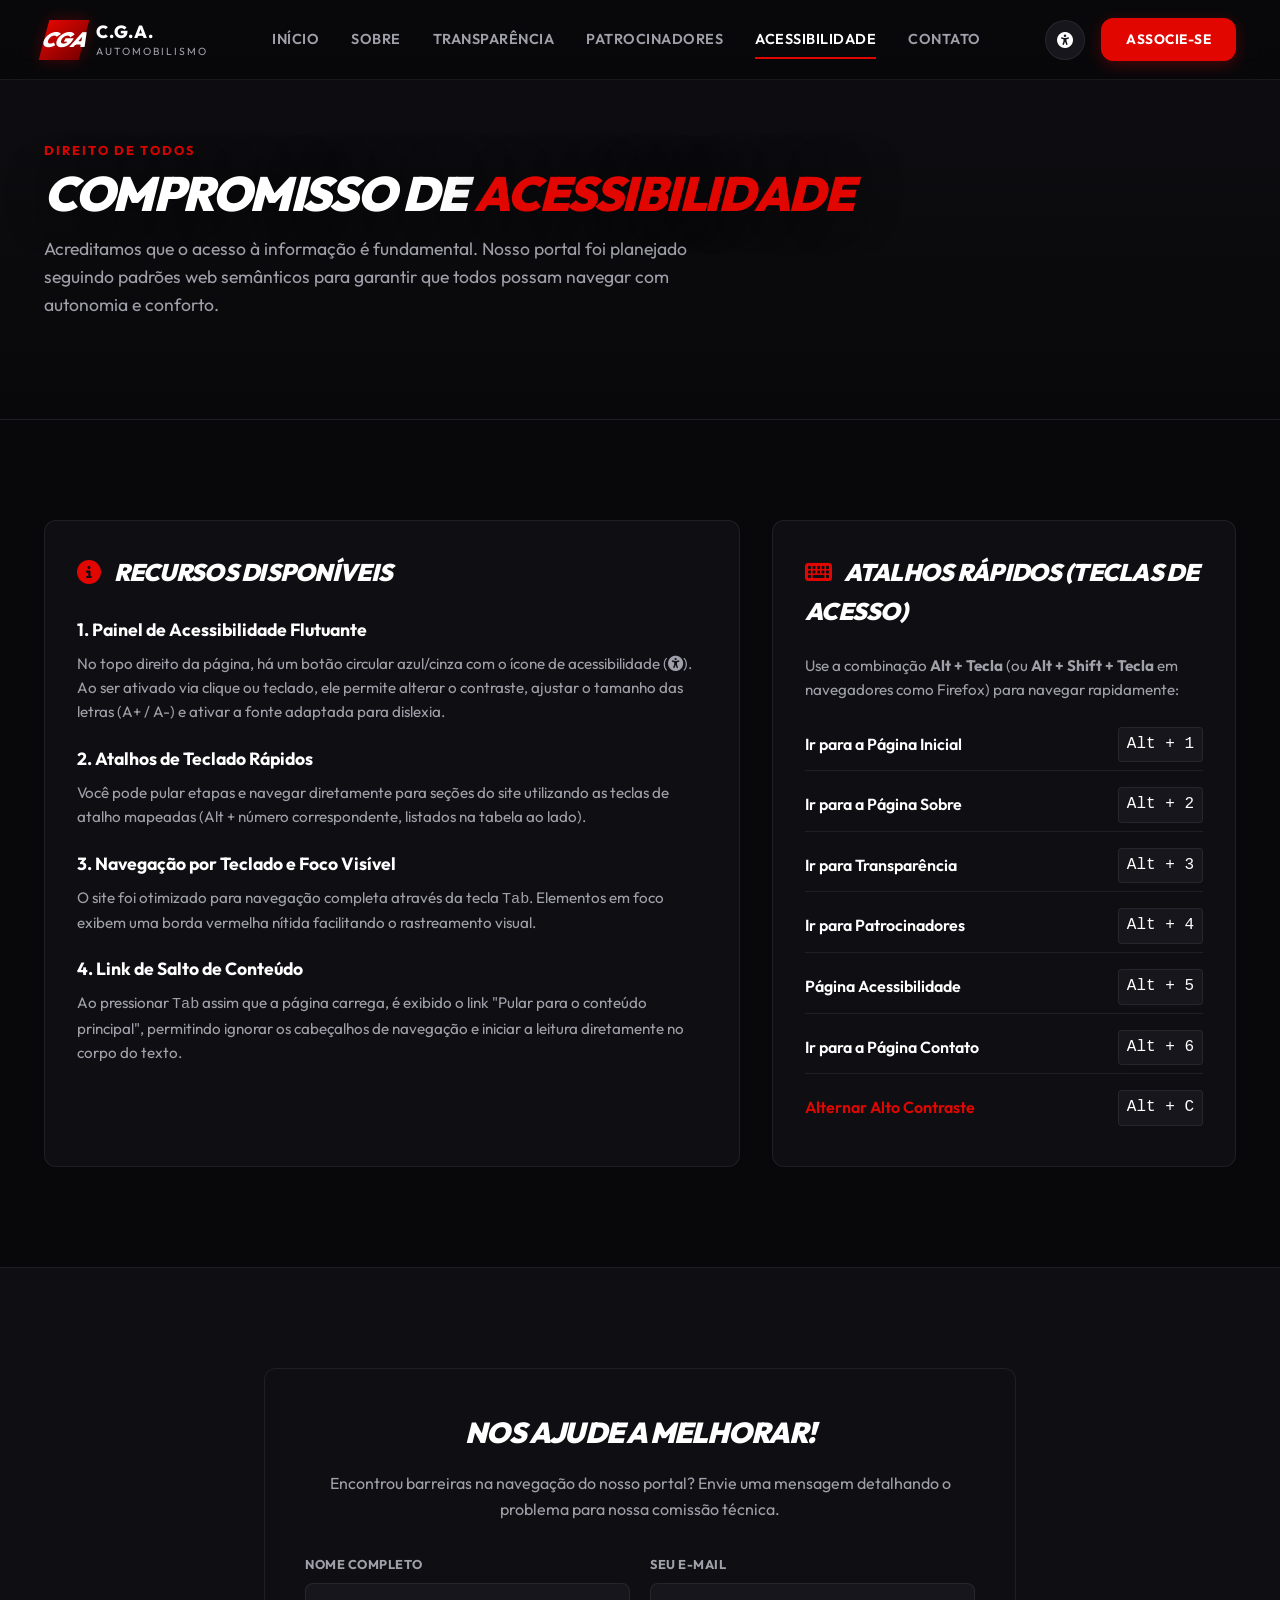
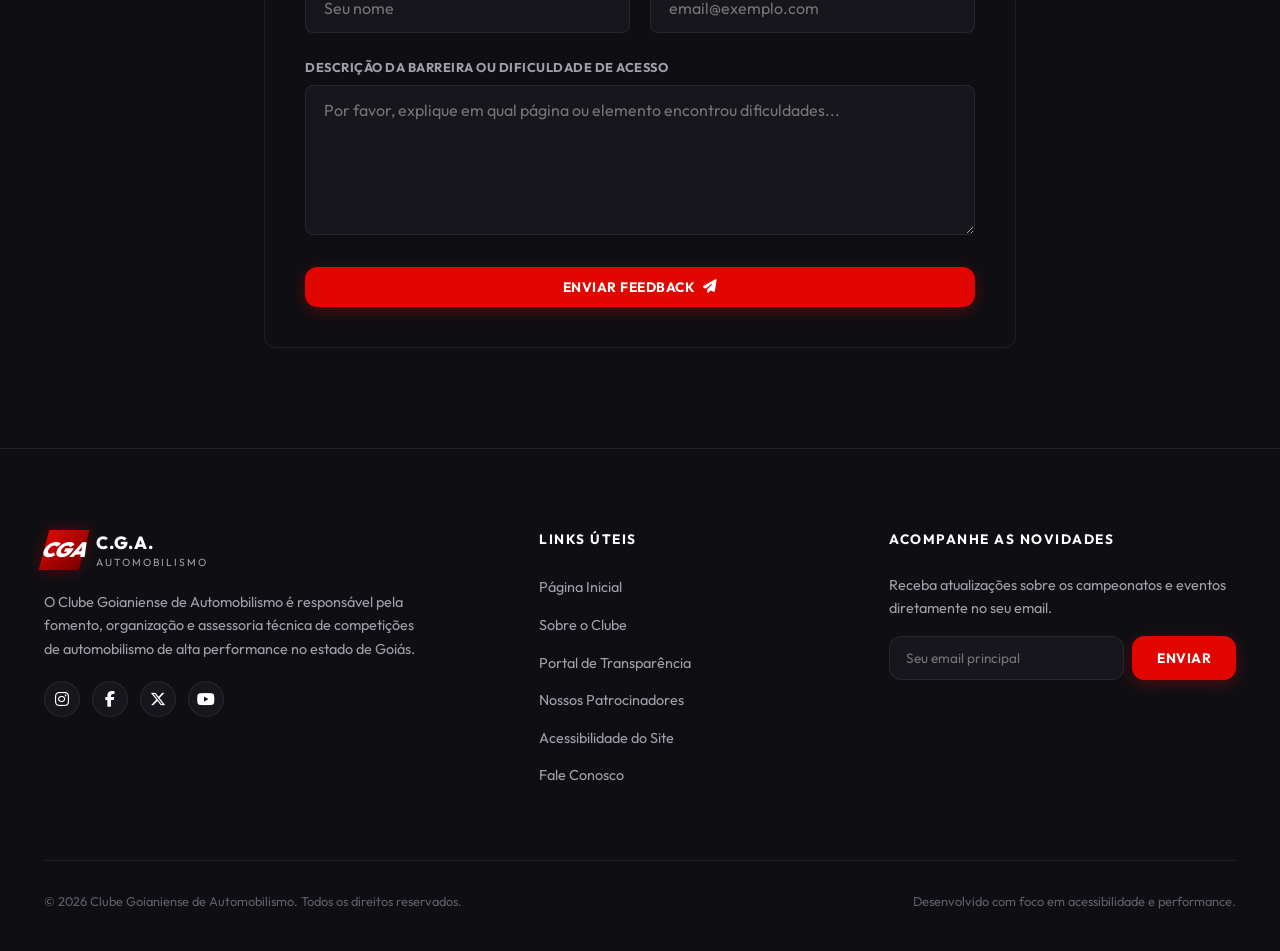
<file: acessibilidade.html>
<!DOCTYPE html>
<html lang="pt-BR">
<head>
    <meta charset="UTF-8">
    <meta name="viewport" content="width=device-width, initial-scale=1.0">
    
    <!-- SEO Optimization Meta Tags -->
    <title>Acessibilidade | Clube Goianiense de Automobilismo</title>
    <meta name="description" content="Conheça os recursos de acessibilidade do nosso portal: atalhos de teclado, alteração de contraste, redimensionamento de fonte e fonte adaptada para dislexia.">
    <meta name="keywords" content="automobilismo, goiania, competições, corridas, kart, marcas e pilotos, automobilismo goiano, cga, clube goianiense">
    <meta name="robots" content="index, follow">
    <link rel="canonical" href="https://cgautomobilismo.com.br/acessibilidade.html">
    
    <!-- Open Graph Tags (Social Media Integration) -->
    <meta property="og:type" content="website">
    <meta property="og:title" content="Acessibilidade | CGA">
    <meta property="og:description" content="Organização oficial de eventos automobilísticos e competições em Goiás.">
    <meta property="og:url" content="https://cgautomobilismo.com.br/acessibilidade.html">
    <meta property="og:site_name" content="Clube Goianiense de Automobilismo">
    
    <!-- Stylesheets -->
    <link rel="stylesheet" href="assets/css/style.css">
    
    <!-- Font Awesome (for modern icons) -->
    <link rel="stylesheet" href="https://cdnjs.cloudflare.com/ajax/libs/font-awesome/6.4.0/css/all.min.css">
</head>
<body>
    <!-- Accessibility Skip Link -->
    <a href="#main-content" class="skip-link">Pular para o conteúdo principal</a>

    <!-- Top Site Header -->
    <header class="site-header" id="site-header">
        <div class="container nav-container">
            <!-- Brand Logo -->
            <a href="index.html" class="logo" id="logo-cga" aria-label="Clube Goianiense de Automobilismo - Página Inicial">
                <div class="logo-icon">CGA</div>
                <div class="logo-text">
                    C.G.A.
                    <span>Automobilismo</span>
                </div>
            </a>

            <!-- Main Menu Navigation -->
            <nav class="main-nav" id="main-nav" aria-label="Menu principal">
                <a href="index.html" class="nav-link" id="nav-home">Início</a>
                <a href="sobre.html" class="nav-link" id="nav-sobre">Sobre</a>
                <a href="transparencia.html" class="nav-link" id="nav-transparencia">Transparência</a>
                <a href="patrocinadores.html" class="nav-link" id="nav-patrocinadores">Patrocinadores</a>
                <a href="acessibilidade.html" class="nav-link active" id="nav-acessibilidade">Acessibilidade</a>
                <a href="contato.html" class="nav-link" id="nav-contato">Contato</a>
            </nav>

            <!-- Header Action Items -->
            <div class="header-actions">
                <button class="access-widget-btn" id="access-widget-btn" aria-label="Abrir opções de acessibilidade" aria-haspopup="true" aria-expanded="false">
                    <i class="fa-solid fa-universal-access"></i>
                </button>
                <a href="contato.html?ref=associar" class="btn btn-primary" id="btn-header-join">Associe-se</a>
                <button class="menu-toggle" id="menu-toggle" aria-label="Abrir menu de navegação" aria-expanded="false" aria-controls="main-nav">
                    <span></span>
                    <span></span>
                    <span></span>
                </button>
            </div>
        </div>
    </header>

    <!-- Floating Accessibility Control Panel -->
    <div class="accessibility-panel" id="accessibility-panel" role="region" aria-labelledby="acc-panel-title-label">
        <h2 class="acc-panel-title" id="acc-panel-title-label">Acessibilidade</h2>
        
        <!-- Contrast Options -->
        <div class="acc-panel-option">
            <span class="acc-panel-label">Contraste da Tela</span>
            <div class="acc-btn-group">
                <button class="acc-panel-btn active" id="acc-contrast-normal">Padrão</button>
                <button class="acc-panel-btn" id="acc-contrast-high">Alto Contraste</button>
            </div>
        </div>

        <!-- Font Resizing Options -->
        <div class="acc-panel-option">
            <span class="acc-panel-label">Tamanho do Texto</span>
            <div class="acc-btn-group">
                <button class="acc-panel-btn" id="acc-font-decrease" aria-label="Diminuir fonte">A-</button>
                <button class="acc-panel-btn active" id="acc-font-normal" aria-label="Fonte padrão">Normal</button>
                <button class="acc-panel-btn" id="acc-font-increase" aria-label="Aumentar fonte">A+</button>
            </div>
        </div>

        <!-- Dyslexia Font Options -->
        <div class="acc-panel-option">
            <span class="acc-panel-label">Legibilidade de Texto</span>
            <div class="acc-btn-group">
                <button class="acc-panel-btn active" id="acc-font-std">Padrão</button>
                <button class="acc-panel-btn" id="acc-font-dyslexic">Dislexia</button>
            </div>
        </div>
        
        <a href="acessibilidade.html" style="display:block; text-align:center; font-size:0.75rem; color:var(--accent); font-weight:700; margin-top:8px;">Mais detalhes de Acessibilidade</a>
    </div>

    <!-- Main Content Container Wrapper -->
    <main id="main-content">

        <!-- Header Banner -->
        <section class="section-padding" style="padding-top: calc(var(--header-height) + 60px); background: linear-gradient(180deg, var(--bg-secondary) 0%, var(--bg-primary) 100%); border-bottom: 1px solid var(--border-color);" aria-label="Introdução à Acessibilidade">
            <div class="container">
                <span class="section-subtitle">Direito de Todos</span>
                <h1 class="hero-title font-italic-bold" style="font-size: 3rem; margin-bottom: 16px;">
                    Compromisso de <span class="text-accent">Acessibilidade</span>
                </h1>
                <p style="color: var(--text-secondary); max-width: 700px; font-size: 1.1rem;">
                    Acreditamos que o acesso à informação é fundamental. Nosso portal foi planejado seguindo padrões web semânticos para garantir que todos possam navegar com autonomia e conforto.
                </p>
            </div>
        </section>

        <!-- Accessibility Details -->
        <section class="section-padding" aria-label="Descrição de Recursos">
            <div class="container">
                <div class="events-grid">
                    
                    <!-- Left: Description of Features -->
                    <div class="card-glowing">
                        <h2 class="font-italic-bold" style="font-size: 1.5rem; margin-bottom: 24px;"><i class="fa-solid fa-circle-info text-accent" style="margin-right: 10px;"></i> Recursos Disponíveis</h2>
                        
                        <h3 style="font-size: 1.1rem; font-weight: 700; margin-top: 20px; margin-bottom: 8px;">1. Painel de Acessibilidade Flutuante</h3>
                        <p style="color: var(--text-secondary); margin-bottom: 16px; font-size: 0.95rem;">
                            No topo direito da página, há um botão circular azul/cinza com o ícone de acessibilidade (<i class="fa-solid fa-universal-access"></i>). Ao ser ativado via clique ou teclado, ele permite alterar o contraste, ajustar o tamanho das letras (A+ / A-) e ativar a fonte adaptada para dislexia.
                        </p>

                        <h3 style="font-size: 1.1rem; font-weight: 700; margin-top: 20px; margin-bottom: 8px;">2. Atalhos de Teclado Rápidos</h3>
                        <p style="color: var(--text-secondary); margin-bottom: 16px; font-size: 0.95rem;">
                            Você pode pular etapas e navegar diretamente para seções do site utilizando as teclas de atalho mapeadas (Alt + número correspondente, listados na tabela ao lado).
                        </p>

                        <h3 style="font-size: 1.1rem; font-weight: 700; margin-top: 20px; margin-bottom: 8px;">3. Navegação por Teclado e Foco Visível</h3>
                        <p style="color: var(--text-secondary); margin-bottom: 16px; font-size: 0.95rem;">
                            O site foi otimizado para navegação completa através da tecla <code>Tab</code>. Elementos em foco exibem uma borda vermelha nítida facilitando o rastreamento visual.
                        </p>

                        <h3 style="font-size: 1.1rem; font-weight: 700; margin-top: 20px; margin-bottom: 8px;">4. Link de Salto de Conteúdo</h3>
                        <p style="color: var(--text-secondary); font-size: 0.95rem;">
                            Ao pressionar <code>Tab</code> assim que a página carrega, é exibido o link "Pular para o conteúdo principal", permitindo ignorar os cabeçalhos de navegação e iniciar a leitura diretamente no corpo do texto.
                        </p>
                    </div>

                    <!-- Right: Shortcut keys list -->
                    <div class="card-glowing">
                        <h2 class="font-italic-bold" style="font-size: 1.5rem; margin-bottom: 24px;"><i class="fa-solid fa-keyboard text-accent" style="margin-right: 10px;"></i> Atalhos Rápidos (Teclas de Acesso)</h2>
                        <p style="color: var(--text-secondary); font-size: 0.95rem; margin-bottom: 24px;">
                            Use a combinação <strong>Alt + Tecla</strong> (ou <strong>Alt + Shift + Tecla</strong> em navegadores como Firefox) para navegar rapidamente:
                        </p>

                        <div style="display: flex; flex-direction: column; gap: 16px;">
                            <div style="display:flex; justify-content:space-between; align-items:center; border-bottom:1px solid var(--border-color); padding-bottom:8px;">
                                <span style="font-weight: 600;">Ir para a Página Inicial</span>
                                <kbd style="background:var(--bg-tertiary); padding:4px 8px; border-radius:4px; font-family:monospace; border:1px solid var(--border-color);">Alt + 1</kbd>
                            </div>
                            <div style="display:flex; justify-content:space-between; align-items:center; border-bottom:1px solid var(--border-color); padding-bottom:8px;">
                                <span style="font-weight: 600;">Ir para a Página Sobre</span>
                                <kbd style="background:var(--bg-tertiary); padding:4px 8px; border-radius:4px; font-family:monospace; border:1px solid var(--border-color);">Alt + 2</kbd>
                            </div>
                            <div style="display:flex; justify-content:space-between; align-items:center; border-bottom:1px solid var(--border-color); padding-bottom:8px;">
                                <span style="font-weight: 600;">Ir para Transparência</span>
                                <kbd style="background:var(--bg-tertiary); padding:4px 8px; border-radius:4px; font-family:monospace; border:1px solid var(--border-color);">Alt + 3</kbd>
                            </div>
                            <div style="display:flex; justify-content:space-between; align-items:center; border-bottom:1px solid var(--border-color); padding-bottom:8px;">
                                <span style="font-weight: 600;">Ir para Patrocinadores</span>
                                <kbd style="background:var(--bg-tertiary); padding:4px 8px; border-radius:4px; font-family:monospace; border:1px solid var(--border-color);">Alt + 4</kbd>
                            </div>
                            <div style="display:flex; justify-content:space-between; align-items:center; border-bottom:1px solid var(--border-color); padding-bottom:8px;">
                                <span style="font-weight: 600;">Página Acessibilidade</span>
                                <kbd style="background:var(--bg-tertiary); padding:4px 8px; border-radius:4px; font-family:monospace; border:1px solid var(--border-color);">Alt + 5</kbd>
                            </div>
                            <div style="display:flex; justify-content:space-between; align-items:center; border-bottom:1px solid var(--border-color); padding-bottom:8px;">
                                <span style="font-weight: 600;">Ir para a Página Contato</span>
                                <kbd style="background:var(--bg-tertiary); padding:4px 8px; border-radius:4px; font-family:monospace; border:1px solid var(--border-color);">Alt + 6</kbd>
                            </div>
                            <div style="display:flex; justify-content:space-between; align-items:center; padding-bottom:8px;">
                                <span style="font-weight: 600; color: var(--accent);">Alternar Alto Contraste</span>
                                <kbd style="background:var(--bg-tertiary); padding:4px 8px; border-radius:4px; font-family:monospace; border:1px solid var(--border-color);">Alt + C</kbd>
                            </div>
                        </div>
                    </div>

                </div>
            </div>
        </section>

        <!-- Feedback Accessibility Form -->
        <section class="section-padding" style="background-color: var(--bg-secondary); border-top: 1px solid var(--border-color);" aria-label="Enviar Feedback de Acessibilidade">
            <div class="container" style="max-width: 800px;">
                <div class="contact-form">
                    <h2 class="font-italic-bold text-center" style="font-size: 1.8rem; margin-bottom: 16px;">Nos ajude a melhorar!</h2>
                    <p style="color: var(--text-secondary); text-align: center; margin-bottom: 32px;">
                        Encontrou barreiras na navegação do nosso portal? Envie uma mensagem detalhando o problema para nossa comissão técnica.
                    </p>

                    <form id="accessibility-feedback-form" action="javascript:void(0);" onsubmit="alert('Obrigado pelo seu valioso feedback! Investigaremos a questão apontada o mais breve possível.'); this.reset();">
                        <div class="form-row">
                            <div class="form-group">
                                <label for="feedback-name" class="form-label">Nome Completo</label>
                                <input type="text" id="feedback-name" class="form-control" required placeholder="Seu nome">
                            </div>
                            <div class="form-group">
                                <label for="feedback-email" class="form-label">Seu E-mail</label>
                                <input type="email" id="feedback-email" class="form-control" required placeholder="email@exemplo.com">
                            </div>
                        </div>
                        <div class="form-group">
                            <label for="feedback-msg" class="form-label">Descrição da Barreira ou Dificuldade de Acesso</label>
                            <textarea id="feedback-msg" class="form-control" required placeholder="Por favor, explique em qual página ou elemento encontrou dificuldades..."></textarea>
                        </div>
                        <button type="submit" class="btn btn-primary" style="width: 100%;" id="btn-feedback-submit">Enviar Feedback <i class="fa-solid fa-paper-plane" style="margin-left: 8px;"></i></button>
                    </form>
                </div>
            </div>
        </section>

    </main> <!-- Closing main content container -->

    <!-- Site Footer Section -->
    <footer class="site-footer" id="site-footer">
        <div class="container">
            <div class="footer-top">
                <!-- Column 1: Brand & Bio -->
                <div class="footer-brand">
                    <a href="index.html" class="logo" id="footer-logo" aria-label="CGA Home">
                        <div class="logo-icon">CGA</div>
                        <div class="logo-text">
                            C.G.A.
                            <span>Automobilismo</span>
                        </div>
                    </a>
                    <p class="footer-brand-desc">
                        O Clube Goianiense de Automobilismo é responsável pela fomento, organização e assessoria técnica de competições de automobilismo de alta performance no estado de Goiás.
                    </p>
                    <div class="footer-socials">
                        <a href="https://instagram.com" class="social-icon" aria-label="Instagram da CGA" target="_blank" rel="noopener"><i class="fa-brands fa-instagram"></i></a>
                        <a href="https://facebook.com" class="social-icon" aria-label="Facebook da CGA" target="_blank" rel="noopener"><i class="fa-brands fa-facebook-f"></i></a>
                        <a href="https://twitter.com" class="social-icon" aria-label="Twitter da CGA" target="_blank" rel="noopener"><i class="fa-brands fa-x-twitter"></i></a>
                        <a href="https://youtube.com" class="social-icon" aria-label="YouTube da CGA" target="_blank" rel="noopener"><i class="fa-brands fa-youtube"></i></a>
                    </div>
                </div>

                <!-- Column 2: Quick Navigation -->
                <div class="footer-links">
                    <h3 class="footer-links-title">Links Úteis</h3>
                    <ul class="footer-links-list">
                        <li><a href="index.html" id="footer-link-home">Página Inicial</a></li>
                        <li><a href="sobre.html" id="footer-link-sobre">Sobre o Clube</a></li>
                        <li><a href="transparencia.html" id="footer-link-transparencia">Portal de Transparência</a></li>
                        <li><a href="patrocinadores.html" id="footer-link-patrocinadores">Nossos Patrocinadores</a></li>
                        <li><a href="acessibilidade.html" id="footer-link-acessibilidade">Acessibilidade do Site</a></li>
                        <li><a href="contato.html" id="footer-link-contato">Fale Conosco</a></li>
                    </ul>
                </div>

                <!-- Column 3: Newsletter / Subscription -->
                <div class="footer-newsletter">
                    <h3 class="footer-links-title">Acompanhe as Novidades</h3>
                    <p style="font-size: 0.9rem; color: var(--text-secondary);">Receba atualizações sobre os campeonatos e eventos diretamente no seu email.</p>
                    <form class="newsletter-form" id="newsletter-form" action="javascript:void(0);">
                        <input type="email" placeholder="Seu email principal" class="newsletter-input" id="newsletter-email" required aria-label="Seu email principal">
                        <button type="submit" class="btn btn-primary" id="btn-newsletter-submit">Enviar</button>
                    </form>
                </div>
            </div>

            <!-- Footer Bottom Copy -->
            <div class="footer-bottom">
                <p>&copy; 2026 Clube Goianiense de Automobilismo. Todos os direitos reservados.</p>
                <p>Desenvolvido com foco em acessibilidade e performance.</p>
            </div>
        </div>
    </footer>

    <!-- Main JavaScript file -->
    <script src="assets/js/main.js"></script>
</body>
</html>
</file>
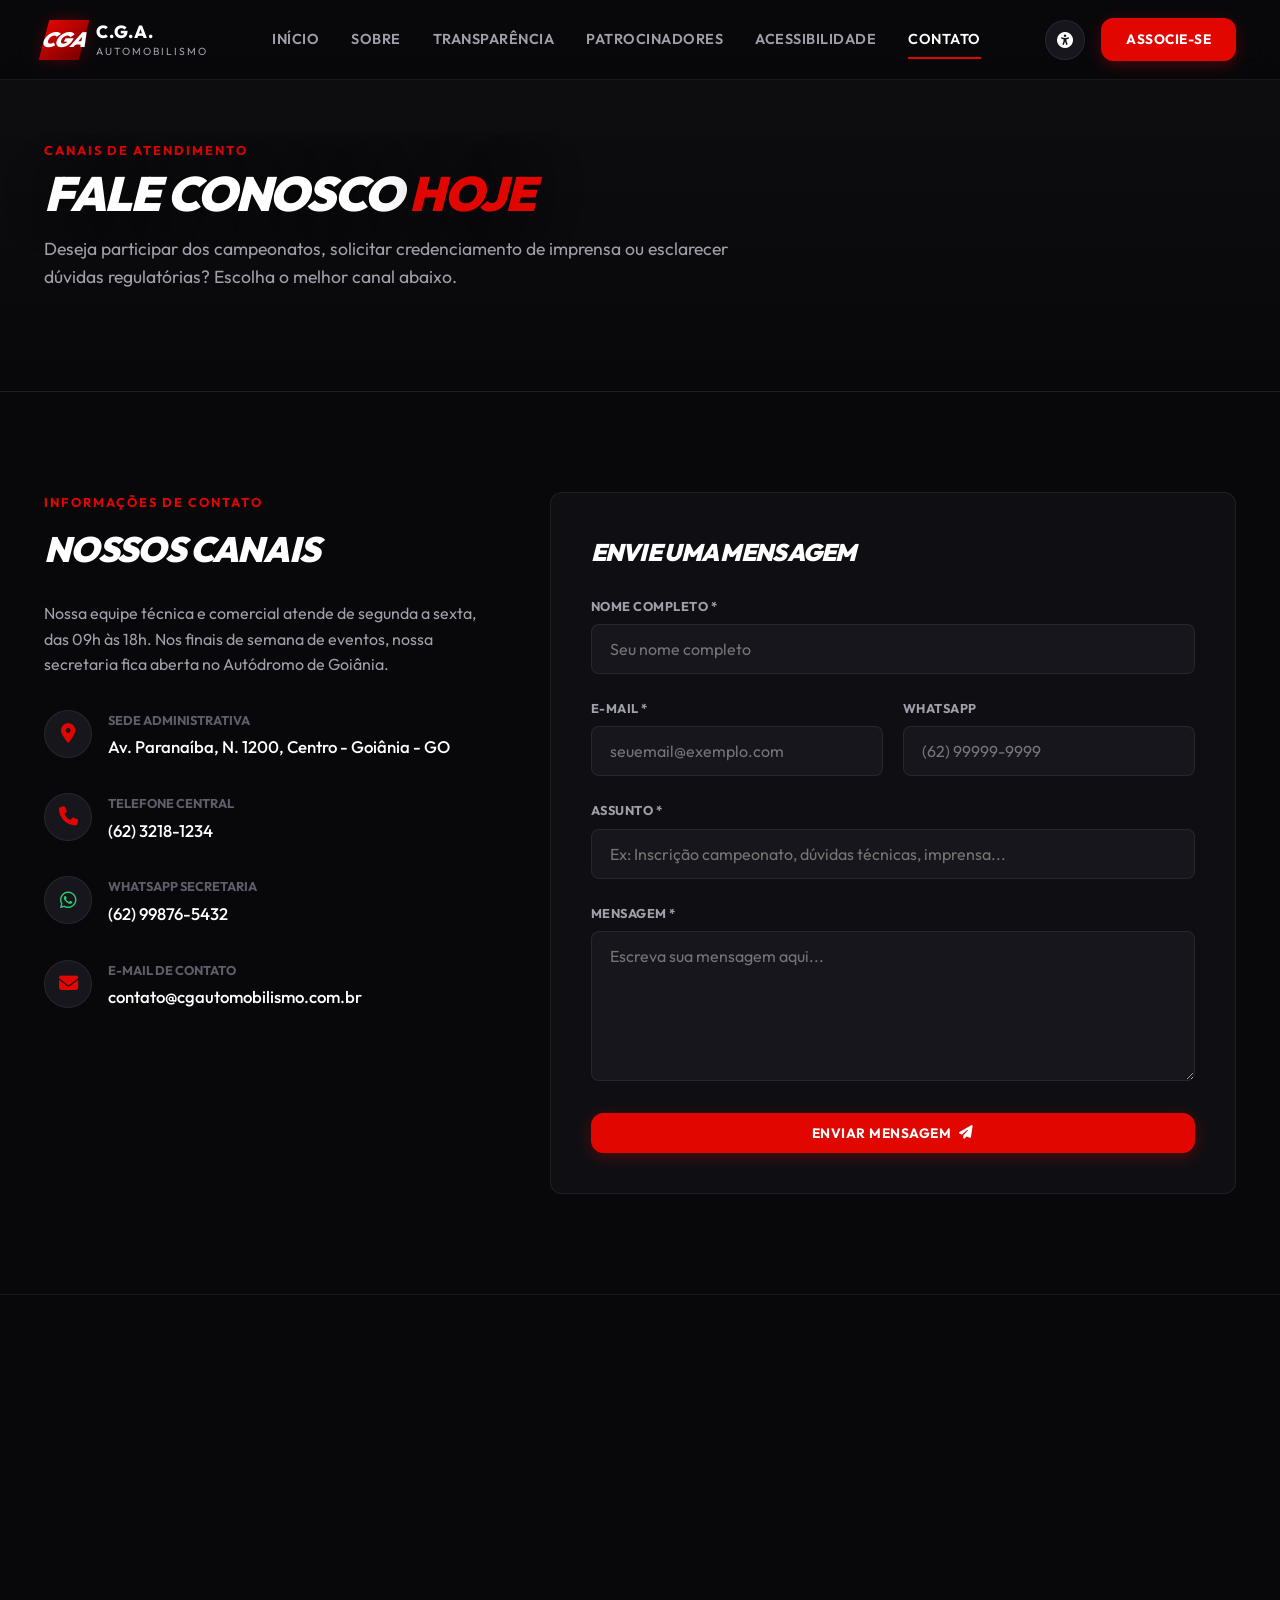
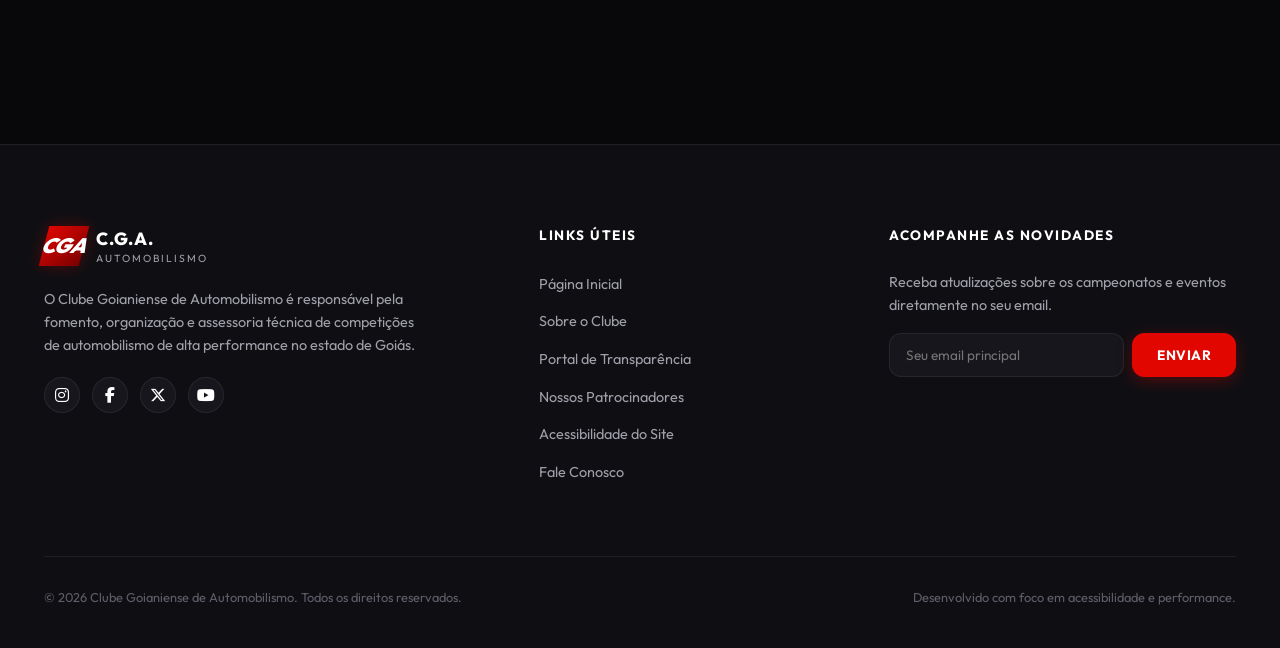
<file: contato.html>
<!DOCTYPE html>
<html lang="pt-BR">
<head>
    <meta charset="UTF-8">
    <meta name="viewport" content="width=device-width, initial-scale=1.0">
    
    <!-- SEO Optimization Meta Tags -->
    <title>Fale Conosco | Clube Goianiense de Automobilismo</title>
    <meta name="description" content="Entre em contato com o Clube Goianiense de Automobilismo por telefone, WhatsApp, email ou envie uma mensagem direta pelo formulário.">
    <meta name="keywords" content="automobilismo, goiania, competições, corridas, kart, marcas e pilotos, automobilismo goiano, cga, clube goianiense">
    <meta name="robots" content="index, follow">
    <link rel="canonical" href="https://cgautomobilismo.com.br/contato.html">
    
    <!-- Open Graph Tags (Social Media Integration) -->
    <meta property="og:type" content="website">
    <meta property="og:title" content="Fale Conosco | CGA">
    <meta property="og:description" content="Organização oficial de eventos automobilísticos e competições em Goiás.">
    <meta property="og:url" content="https://cgautomobilismo.com.br/contato.html">
    <meta property="og:site_name" content="Clube Goianiense de Automobilismo">
    
    <!-- Stylesheets -->
    <link rel="stylesheet" href="assets/css/style.css">
    
    <!-- Font Awesome (for modern icons) -->
    <link rel="stylesheet" href="https://cdnjs.cloudflare.com/ajax/libs/font-awesome/6.4.0/css/all.min.css">
</head>
<body>
    <!-- Accessibility Skip Link -->
    <a href="#main-content" class="skip-link">Pular para o conteúdo principal</a>

    <!-- Top Site Header -->
    <header class="site-header" id="site-header">
        <div class="container nav-container">
            <!-- Brand Logo -->
            <a href="index.html" class="logo" id="logo-cga" aria-label="Clube Goianiense de Automobilismo - Página Inicial">
                <div class="logo-icon">CGA</div>
                <div class="logo-text">
                    C.G.A.
                    <span>Automobilismo</span>
                </div>
            </a>

            <!-- Main Menu Navigation -->
            <nav class="main-nav" id="main-nav" aria-label="Menu principal">
                <a href="index.html" class="nav-link" id="nav-home">Início</a>
                <a href="sobre.html" class="nav-link" id="nav-sobre">Sobre</a>
                <a href="transparencia.html" class="nav-link" id="nav-transparencia">Transparência</a>
                <a href="patrocinadores.html" class="nav-link" id="nav-patrocinadores">Patrocinadores</a>
                <a href="acessibilidade.html" class="nav-link" id="nav-acessibilidade">Acessibilidade</a>
                <a href="contato.html" class="nav-link active" id="nav-contato">Contato</a>
            </nav>

            <!-- Header Action Items -->
            <div class="header-actions">
                <button class="access-widget-btn" id="access-widget-btn" aria-label="Abrir opções de acessibilidade" aria-haspopup="true" aria-expanded="false">
                    <i class="fa-solid fa-universal-access"></i>
                </button>
                <a href="contato.html?ref=associar" class="btn btn-primary" id="btn-header-join">Associe-se</a>
                <button class="menu-toggle" id="menu-toggle" aria-label="Abrir menu de navegação" aria-expanded="false" aria-controls="main-nav">
                    <span></span>
                    <span></span>
                    <span></span>
                </button>
            </div>
        </div>
    </header>

    <!-- Floating Accessibility Control Panel -->
    <div class="accessibility-panel" id="accessibility-panel" role="region" aria-labelledby="acc-panel-title-label">
        <h2 class="acc-panel-title" id="acc-panel-title-label">Acessibilidade</h2>
        
        <!-- Contrast Options -->
        <div class="acc-panel-option">
            <span class="acc-panel-label">Contraste da Tela</span>
            <div class="acc-btn-group">
                <button class="acc-panel-btn active" id="acc-contrast-normal">Padrão</button>
                <button class="acc-panel-btn" id="acc-contrast-high">Alto Contraste</button>
            </div>
        </div>

        <!-- Font Resizing Options -->
        <div class="acc-panel-option">
            <span class="acc-panel-label">Tamanho do Texto</span>
            <div class="acc-btn-group">
                <button class="acc-panel-btn" id="acc-font-decrease" aria-label="Diminuir fonte">A-</button>
                <button class="acc-panel-btn active" id="acc-font-normal" aria-label="Fonte padrão">Normal</button>
                <button class="acc-panel-btn" id="acc-font-increase" aria-label="Aumentar fonte">A+</button>
            </div>
        </div>

        <!-- Dyslexia Font Options -->
        <div class="acc-panel-option">
            <span class="acc-panel-label">Legibilidade de Texto</span>
            <div class="acc-btn-group">
                <button class="acc-panel-btn active" id="acc-font-std">Padrão</button>
                <button class="acc-panel-btn" id="acc-font-dyslexic">Dislexia</button>
            </div>
        </div>
        
        <a href="acessibilidade.html" style="display:block; text-align:center; font-size:0.75rem; color:var(--accent); font-weight:700; margin-top:8px;">Mais detalhes de Acessibilidade</a>
    </div>

    <!-- Main Content Container Wrapper -->
    <main id="main-content">

        <!-- Header Banner -->
        <section class="section-padding" style="padding-top: calc(var(--header-height) + 60px); background: linear-gradient(180deg, var(--bg-secondary) 0%, var(--bg-primary) 100%); border-bottom: 1px solid var(--border-color);" aria-label="Introdução aos Contatos">
            <div class="container">
                <span class="section-subtitle">Canais de Atendimento</span>
                <h1 class="hero-title font-italic-bold" style="font-size: 3rem; margin-bottom: 16px;">
                    Fale Conosco <span class="text-accent">Hoje</span>
                </h1>
                <p style="color: var(--text-secondary); max-width: 700px; font-size: 1.1rem;">
                    Deseja participar dos campeonatos, solicitar credenciamento de imprensa ou esclarecer dúvidas regulatórias? Escolha o melhor canal abaixo.
                </p>
            </div>
        </section>

        <!-- Main Contact Section -->
        <section class="section-padding" aria-label="Canais de Contato">
            <div class="container">
                <div class="contact-grid">
                    
                    <!-- Left: Contact info -->
                    <div class="contact-info">
                        <span class="section-subtitle">Informações de Contato</span>
                        <h2 class="font-italic-bold" style="font-size: 2.2rem; margin-bottom: 24px;">Nossos Canais</h2>
                        <p style="color: var(--text-secondary); margin-bottom: 32px;">
                            Nossa equipe técnica e comercial atende de segunda a sexta, das 09h às 18h. Nos finais de semana de eventos, nossa secretaria fica aberta no Autódromo de Goiânia.
                        </p>

                        <div class="contact-info-list">
                            <!-- Address -->
                            <div class="contact-info-item">
                                <div class="contact-info-icon"><i class="fa-solid fa-location-dot"></i></div>
                                <div>
                                    <div class="contact-info-title">Sede Administrativa</div>
                                    <div class="contact-info-value">Av. Paranaíba, N. 1200, Centro - Goiânia - GO</div>
                                </div>
                            </div>
                            <!-- Phone -->
                            <div class="contact-info-item">
                                <div class="contact-info-icon"><i class="fa-solid fa-phone"></i></div>
                                <div>
                                    <div class="contact-info-title">Telefone Central</div>
                                    <div class="contact-info-value">(62) 3218-1234</div>
                                </div>
                            </div>
                            <!-- WhatsApp -->
                            <div class="contact-info-item">
                                <div class="contact-info-icon"><i class="fa-brands fa-whatsapp" style="color: #2ecc71;"></i></div>
                                <div>
                                    <div class="contact-info-title">WhatsApp Secretaria</div>
                                    <div class="contact-info-value">(62) 99876-5432</div>
                                </div>
                            </div>
                            <!-- Email -->
                            <div class="contact-info-item">
                                <div class="contact-info-icon"><i class="fa-solid fa-envelope"></i></div>
                                <div>
                                    <div class="contact-info-title">E-mail de Contato</div>
                                    <div class="contact-info-value">contato@cgautomobilismo.com.br</div>
                                </div>
                            </div>
                        </div>
                    </div>

                    <!-- Right: Contact form -->
                    <div class="contact-form" id="contato-formulario">
                        <h3 class="font-italic-bold" style="font-size: 1.5rem; margin-bottom: 24px;">Envie uma Mensagem</h3>

                        <form id="contact-us-form" action="javascript:void(0);" onsubmit="alert('Obrigado! Sua mensagem foi enviada com sucesso e nossa secretaria entrará em contato em breve.'); this.reset();">
                            <div class="form-group">
                                <label for="form-name" class="form-label">Nome Completo *</label>
                                <input type="text" id="form-name" required class="form-control" placeholder="Seu nome completo">
                            </div>
                            <div class="form-row">
                                <div class="form-group">
                                    <label for="form-email" class="form-label">E-mail *</label>
                                    <input type="email" id="form-email" required class="form-control" placeholder="seuemail@exemplo.com">
                                </div>
                                <div class="form-group">
                                    <label for="form-phone" class="form-label">WhatsApp</label>
                                    <input type="tel" id="form-phone" class="form-control" placeholder="(62) 99999-9999">
                                </div>
                            </div>
                            <div class="form-group">
                                <label for="form-subject" class="form-label">Assunto *</label>
                                <input type="text" id="form-subject" required class="form-control" placeholder="Ex: Inscrição campeonato, dúvidas técnicas, imprensa...">
                            </div>
                            <div class="form-group">
                                <label for="form-message" class="form-label">Mensagem *</label>
                                <textarea id="form-message" required class="form-control" placeholder="Escreva sua mensagem aqui..."></textarea>
                            </div>
                            <button type="submit" class="btn btn-primary" style="width: 100%;" id="btn-contact-submit">Enviar Mensagem <i class="fa-solid fa-paper-plane" style="margin-left: 8px;"></i></button>
                        </form>
                    </div>
                </div>
            </div>
        </section>

        <!-- Google Map Embed Section -->
        <section style="height: 450px; width: 100%; border-top: 1px solid var(--border-color); position: relative;" aria-label="Mapa do Autódromo de Goiânia">
            <iframe src="https://www.google.com/maps/embed?pb=!1m18!1m12!1m3!1d3821.5794503792613!2d-49.1979996!3d-16.7118334!2m3!1f0!2f0!3f0!3m2!1i1024!2i768!4f13.1!3m3!1m2!1s0x935ef7d21c4b7b3d%3A0xc6cbfa8669e46a78!2sAut%C3%B3dromo%20Internacional%20Ayrton%20Senna!5e0!3m2!1spt-BR!2sbr!4v1718753245620!5m2!1spt-BR!2sbr" width="100%" height="100%" style="border:0; filter: invert(90%) hue-rotate(180deg) grayscale(80%);" allowfullscreen="" loading="lazy" referrerpolicy="no-referrer-when-downgrade" title="Localização do Autódromo de Goiânia no Google Maps"></iframe>
        </section>

    </main> <!-- Closing main content container -->

    <!-- Site Footer Section -->
    <footer class="site-footer" id="site-footer">
        <div class="container">
            <div class="footer-top">
                <!-- Column 1: Brand & Bio -->
                <div class="footer-brand">
                    <a href="index.html" class="logo" id="footer-logo" aria-label="CGA Home">
                        <div class="logo-icon">CGA</div>
                        <div class="logo-text">
                            C.G.A.
                            <span>Automobilismo</span>
                        </div>
                    </a>
                    <p class="footer-brand-desc">
                        O Clube Goianiense de Automobilismo é responsável pela fomento, organização e assessoria técnica de competições de automobilismo de alta performance no estado de Goiás.
                    </p>
                    <div class="footer-socials">
                        <a href="https://instagram.com" class="social-icon" aria-label="Instagram da CGA" target="_blank" rel="noopener"><i class="fa-brands fa-instagram"></i></a>
                        <a href="https://facebook.com" class="social-icon" aria-label="Facebook da CGA" target="_blank" rel="noopener"><i class="fa-brands fa-facebook-f"></i></a>
                        <a href="https://twitter.com" class="social-icon" aria-label="Twitter da CGA" target="_blank" rel="noopener"><i class="fa-brands fa-x-twitter"></i></a>
                        <a href="https://youtube.com" class="social-icon" aria-label="YouTube da CGA" target="_blank" rel="noopener"><i class="fa-brands fa-youtube"></i></a>
                    </div>
                </div>

                <!-- Column 2: Quick Navigation -->
                <div class="footer-links">
                    <h3 class="footer-links-title">Links Úteis</h3>
                    <ul class="footer-links-list">
                        <li><a href="index.html" id="footer-link-home">Página Inicial</a></li>
                        <li><a href="sobre.html" id="footer-link-sobre">Sobre o Clube</a></li>
                        <li><a href="transparencia.html" id="footer-link-transparencia">Portal de Transparência</a></li>
                        <li><a href="patrocinadores.html" id="footer-link-patrocinadores">Nossos Patrocinadores</a></li>
                        <li><a href="acessibilidade.html" id="footer-link-acessibilidade">Acessibilidade do Site</a></li>
                        <li><a href="contato.html" id="footer-link-contato">Fale Conosco</a></li>
                    </ul>
                </div>

                <!-- Column 3: Newsletter / Subscription -->
                <div class="footer-newsletter">
                    <h3 class="footer-links-title">Acompanhe as Novidades</h3>
                    <p style="font-size: 0.9rem; color: var(--text-secondary);">Receba atualizações sobre os campeonatos e eventos diretamente no seu email.</p>
                    <form class="newsletter-form" id="newsletter-form" action="javascript:void(0);">
                        <input type="email" placeholder="Seu email principal" class="newsletter-input" id="newsletter-email" required aria-label="Seu email principal">
                        <button type="submit" class="btn btn-primary" id="btn-newsletter-submit">Enviar</button>
                    </form>
                </div>
            </div>

            <!-- Footer Bottom Copy -->
            <div class="footer-bottom">
                <p>&copy; 2026 Clube Goianiense de Automobilismo. Todos os direitos reservados.</p>
                <p>Desenvolvido com foco em acessibilidade e performance.</p>
            </div>
        </div>
    </footer>

    <!-- Main JavaScript file -->
    <script src="assets/js/main.js"></script>
</body>
</html>
</file>
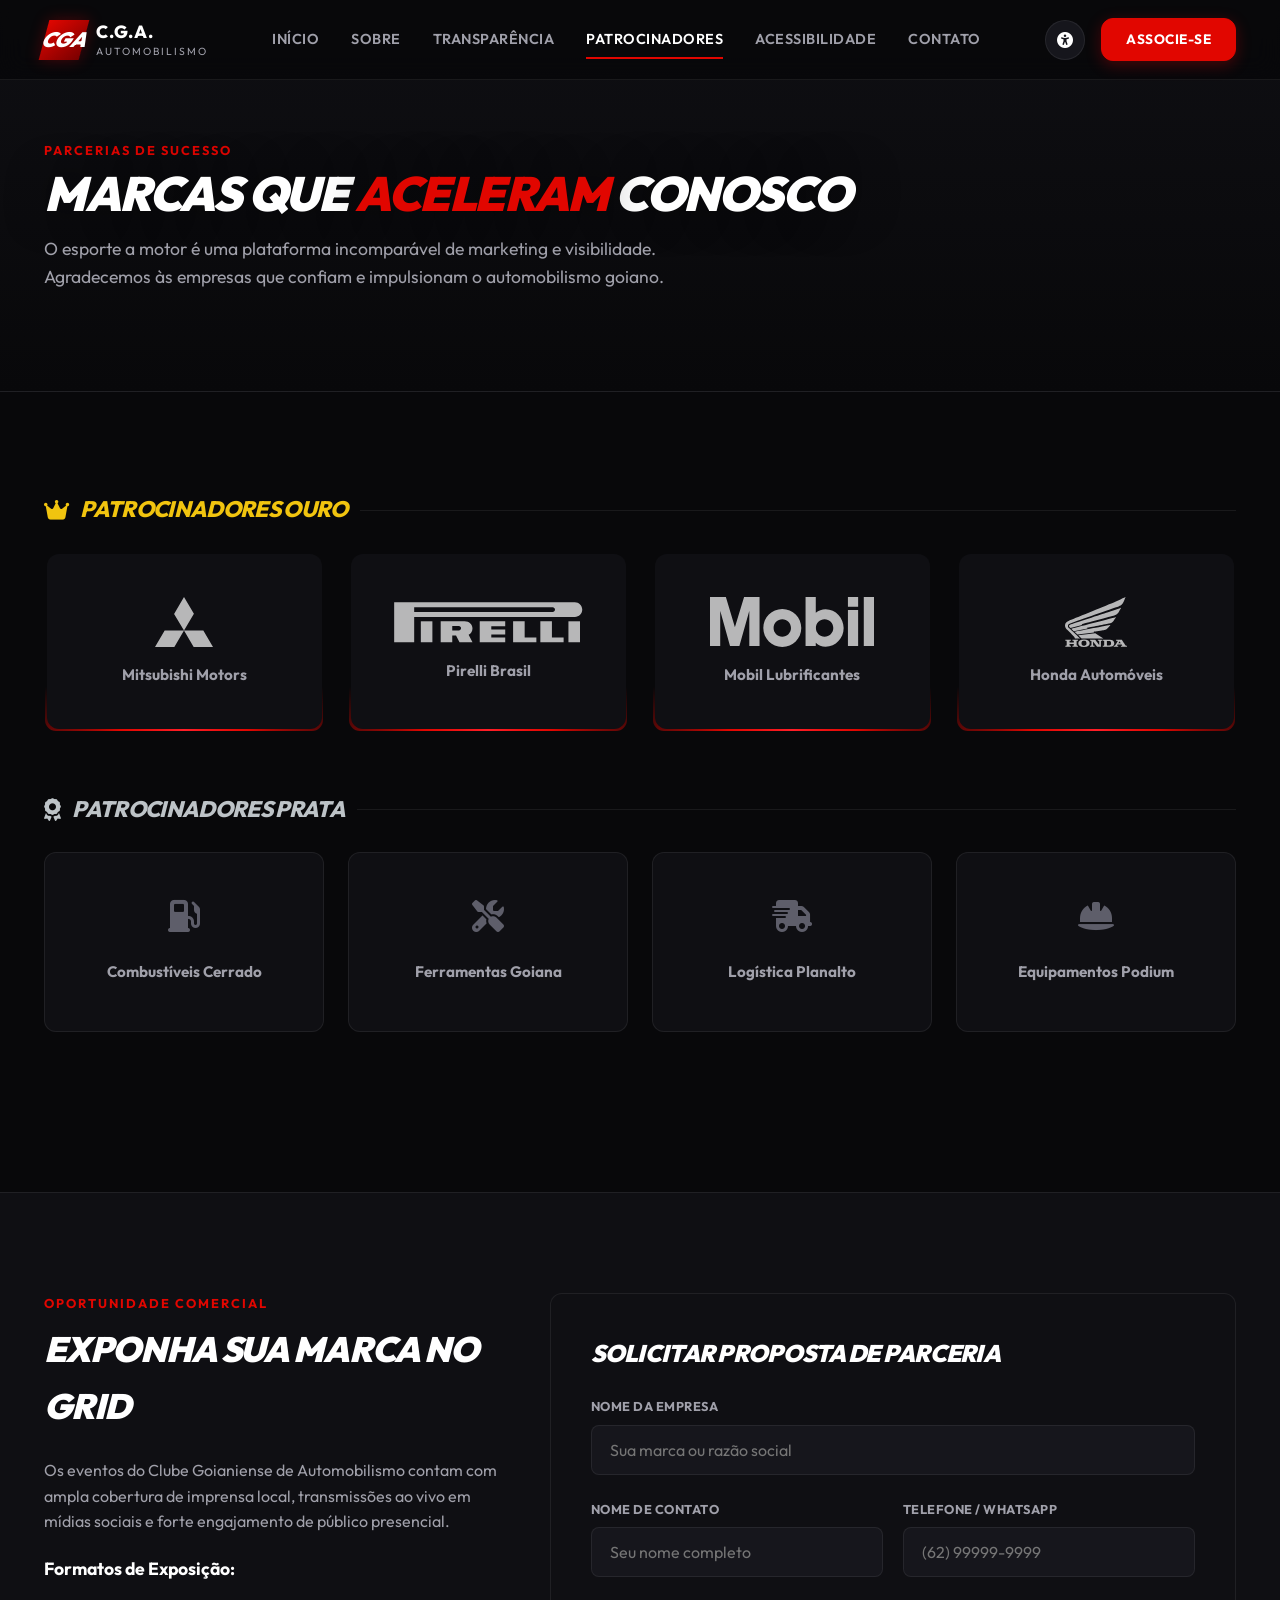
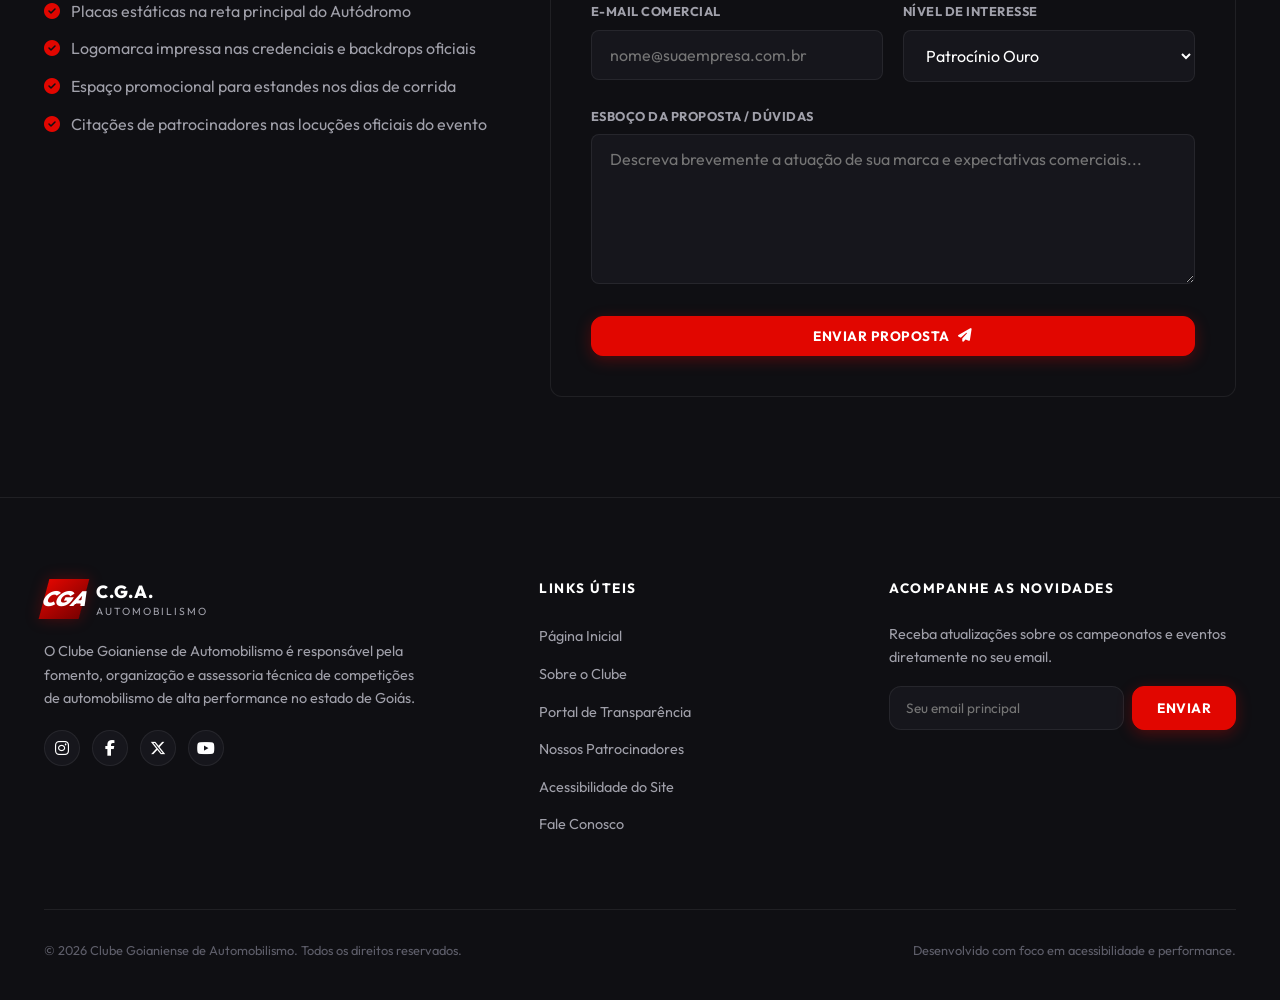
<file: patrocinadores.html>
<!DOCTYPE html>
<html lang="pt-BR">
<head>
    <meta charset="UTF-8">
    <meta name="viewport" content="width=device-width, initial-scale=1.0">
    
    <!-- SEO Optimization Meta Tags -->
    <title>Nossos Patrocinadores | Clube Goianiense de Automobilismo</title>
    <meta name="description" content="Veja as marcas que apoiam o automobilismo em Goiás. Descubra os benefícios de patrocinar os eventos da CGA e fale conosco.">
    <meta name="keywords" content="automobilismo, goiania, competições, corridas, kart, marcas e pilotos, automobilismo goiano, cga, clube goianiense">
    <meta name="robots" content="index, follow">
    <link rel="canonical" href="https://cgautomobilismo.com.br/patrocinadores.html">
    
    <!-- Open Graph Tags (Social Media Integration) -->
    <meta property="og:type" content="website">
    <meta property="og:title" content="Nossos Patrocinadores | CGA">
    <meta property="og:description" content="Organização oficial de eventos automobilísticos e competições em Goiás.">
    <meta property="og:url" content="https://cgautomobilismo.com.br/patrocinadores.html">
    <meta property="og:site_name" content="Clube Goianiense de Automobilismo">
    
    <!-- Stylesheets -->
    <link rel="stylesheet" href="assets/css/style.css">
    
    <!-- Font Awesome (for modern icons) -->
    <link rel="stylesheet" href="https://cdnjs.cloudflare.com/ajax/libs/font-awesome/6.4.0/css/all.min.css">
</head>
<body>
    <!-- Accessibility Skip Link -->
    <a href="#main-content" class="skip-link">Pular para o conteúdo principal</a>

    <!-- Top Site Header -->
    <header class="site-header" id="site-header">
        <div class="container nav-container">
            <!-- Brand Logo -->
            <a href="index.html" class="logo" id="logo-cga" aria-label="Clube Goianiense de Automobilismo - Página Inicial">
                <div class="logo-icon">CGA</div>
                <div class="logo-text">
                    C.G.A.
                    <span>Automobilismo</span>
                </div>
            </a>

            <!-- Main Menu Navigation -->
            <nav class="main-nav" id="main-nav" aria-label="Menu principal">
                <a href="index.html" class="nav-link" id="nav-home">Início</a>
                <a href="sobre.html" class="nav-link" id="nav-sobre">Sobre</a>
                <a href="transparencia.html" class="nav-link" id="nav-transparencia">Transparência</a>
                <a href="patrocinadores.html" class="nav-link active" id="nav-patrocinadores">Patrocinadores</a>
                <a href="acessibilidade.html" class="nav-link" id="nav-acessibilidade">Acessibilidade</a>
                <a href="contato.html" class="nav-link" id="nav-contato">Contato</a>
            </nav>

            <!-- Header Action Items -->
            <div class="header-actions">
                <button class="access-widget-btn" id="access-widget-btn" aria-label="Abrir opções de acessibilidade" aria-haspopup="true" aria-expanded="false">
                    <i class="fa-solid fa-universal-access"></i>
                </button>
                <a href="contato.html?ref=associar" class="btn btn-primary" id="btn-header-join">Associe-se</a>
                <button class="menu-toggle" id="menu-toggle" aria-label="Abrir menu de navegação" aria-expanded="false" aria-controls="main-nav">
                    <span></span>
                    <span></span>
                    <span></span>
                </button>
            </div>
        </div>
    </header>

    <!-- Floating Accessibility Control Panel -->
    <div class="accessibility-panel" id="accessibility-panel" role="region" aria-labelledby="acc-panel-title-label">
        <h2 class="acc-panel-title" id="acc-panel-title-label">Acessibilidade</h2>
        
        <!-- Contrast Options -->
        <div class="acc-panel-option">
            <span class="acc-panel-label">Contraste da Tela</span>
            <div class="acc-btn-group">
                <button class="acc-panel-btn active" id="acc-contrast-normal">Padrão</button>
                <button class="acc-panel-btn" id="acc-contrast-high">Alto Contraste</button>
            </div>
        </div>

        <!-- Font Resizing Options -->
        <div class="acc-panel-option">
            <span class="acc-panel-label">Tamanho do Texto</span>
            <div class="acc-btn-group">
                <button class="acc-panel-btn" id="acc-font-decrease" aria-label="Diminuir fonte">A-</button>
                <button class="acc-panel-btn active" id="acc-font-normal" aria-label="Fonte padrão">Normal</button>
                <button class="acc-panel-btn" id="acc-font-increase" aria-label="Aumentar fonte">A+</button>
            </div>
        </div>

        <!-- Dyslexia Font Options -->
        <div class="acc-panel-option">
            <span class="acc-panel-label">Legibilidade de Texto</span>
            <div class="acc-btn-group">
                <button class="acc-panel-btn active" id="acc-font-std">Padrão</button>
                <button class="acc-panel-btn" id="acc-font-dyslexic">Dislexia</button>
            </div>
        </div>
        
        <a href="acessibilidade.html" style="display:block; text-align:center; font-size:0.75rem; color:var(--accent); font-weight:700; margin-top:8px;">Mais detalhes de Acessibilidade</a>
    </div>

    <!-- Main Content Container Wrapper -->
    <main id="main-content">

        <!-- Header Banner -->
        <section class="section-padding" style="padding-top: calc(var(--header-height) + 60px); background: linear-gradient(180deg, var(--bg-secondary) 0%, var(--bg-primary) 100%); border-bottom: 1px solid var(--border-color);" aria-label="Introdução aos Patrocinadores">
            <div class="container">
                <span class="section-subtitle">Parcerias de Sucesso</span>
                <h1 class="hero-title font-italic-bold" style="font-size: 3rem; margin-bottom: 16px;">
                    Marcas que <span class="text-accent">Aceleram</span> Conosco
                </h1>
                <p style="color: var(--text-secondary); max-width: 700px; font-size: 1.1rem;">
                    O esporte a motor é uma plataforma incomparável de marketing e visibilidade. Agradecemos às empresas que confiam e impulsionam o automobilismo goiano.
                </p>
            </div>
        </section>

        <!-- Sponsors Lists Tiers -->
        <section class="section-padding" aria-label="Patrocinadores Atuais">
            <div class="container">
                
                <!-- Gold Tier -->
                <div class="sponsor-tier-section sponsor-tier-gold">
                    <h2 class="sponsor-tier-title font-italic-bold"><i class="fa-solid fa-crown"></i> Patrocinadores Ouro</h2>
                    <div class="sponsors-grid">
                        <div class="sponsor-card bento-neon-border">
                            <img src="assets/images/mitsubishi.svg" alt="Mitsubishi Motors" class="sponsor-card-logo">
                            <span class="sponsor-card-name">Mitsubishi Motors</span>
                        </div>
                        <div class="sponsor-card bento-neon-border">
                            <img src="assets/images/pirelli.svg" alt="Pirelli Pneus" class="sponsor-card-logo">
                            <span class="sponsor-card-name">Pirelli Brasil</span>
                        </div>
                        <div class="sponsor-card bento-neon-border">
                            <img src="assets/images/mobil.svg" alt="Mobil Lubrificantes" class="sponsor-card-logo">
                            <span class="sponsor-card-name">Mobil Lubrificantes</span>
                        </div>
                        <div class="sponsor-card bento-neon-border">
                            <img src="assets/images/honda.svg" alt="Honda Motos e Carros" class="sponsor-card-logo">
                            <span class="sponsor-card-name">Honda Automóveis</span>
                        </div>
                    </div>
                </div>

                <!-- Silver Tier -->
                <div class="sponsor-tier-section sponsor-tier-silver" style="margin-top: 60px;">
                    <h2 class="sponsor-tier-title font-italic-bold"><i class="fa-solid fa-award"></i> Patrocinadores Prata</h2>
                    <div class="sponsors-grid">
                        <div class="sponsor-card">
                            <i class="fa-solid fa-gas-pump" style="font-size: 2rem; color: var(--text-muted); margin-bottom: 12px;"></i>
                            <span class="sponsor-card-name">Combustíveis Cerrado</span>
                        </div>
                        <div class="sponsor-card">
                            <i class="fa-solid fa-screwdriver-wrench" style="font-size: 2rem; color: var(--text-muted); margin-bottom: 12px;"></i>
                            <span class="sponsor-card-name">Ferramentas Goiana</span>
                        </div>
                        <div class="sponsor-card">
                            <i class="fa-solid fa-truck-fast" style="font-size: 2rem; color: var(--text-muted); margin-bottom: 12px;"></i>
                            <span class="sponsor-card-name">Logística Planalto</span>
                        </div>
                        <div class="sponsor-card">
                            <i class="fa-solid fa-helmet-safety" style="font-size: 2rem; color: var(--text-muted); margin-bottom: 12px;"></i>
                            <span class="sponsor-card-name">Equipamentos Podium</span>
                        </div>
                    </div>
                </div>

            </div>
        </section>

        <!-- Call to Action Sponsorship Form -->
        <section class="section-padding" style="background-color: var(--bg-secondary); border-top: 1px solid var(--border-color);" aria-label="Seja um Patrocinador">
            <div class="container">
                <div class="contact-grid">
                    <div class="sponsorship-benefits">
                        <span class="section-subtitle">Oportunidade Comercial</span>
                        <h2 class="font-italic-bold" style="font-size: 2.2rem; margin-bottom: 24px;">Exponha Sua Marca no Grid</h2>
                        <p style="color: var(--text-secondary); margin-bottom: 20px;">
                            Os eventos do Clube Goianiense de Automobilismo contam com ampla cobertura de imprensa local, transmissões ao vivo em mídias sociais e forte engajamento de público presencial.
                        </p>
                        <h3 style="font-size: 1.1rem; font-weight: 700; margin-bottom: 16px;">Formatos de Exposição:</h3>
                        <ul style="list-style: none; color: var(--text-secondary); margin-bottom: 24px;">
                            <li style="margin-bottom: 12px;"><i class="fa-solid fa-circle-check text-accent" style="margin-right: 8px;"></i> Placas estáticas na reta principal do Autódromo</li>
                            <li style="margin-bottom: 12px;"><i class="fa-solid fa-circle-check text-accent" style="margin-right: 8px;"></i> Logomarca impressa nas credenciais e backdrops oficiais</li>
                            <li style="margin-bottom: 12px;"><i class="fa-solid fa-circle-check text-accent" style="margin-right: 8px;"></i> Espaço promocional para estandes nos dias de corrida</li>
                            <li style="margin-bottom: 12px;"><i class="fa-solid fa-circle-check text-accent" style="margin-right: 8px;"></i> Citações de patrocinadores nas locuções oficiais do evento</li>
                        </ul>
                    </div>

                    <div class="contact-form">
                        <h3 class="font-italic-bold" style="font-size: 1.5rem; margin-bottom: 24px;">Solicitar Proposta de Parceria</h3>
                        
                        <form id="sponsorship-inquiry" action="javascript:void(0);" onsubmit="alert('Obrigado pelo contato! Nossa comissão comercial responderá sua empresa em até 48 horas.'); this.reset();">
                            <div class="form-group">
                                <label for="company-name" class="form-label">Nome da Empresa</label>
                                <input type="text" id="company-name" class="form-control" required placeholder="Sua marca ou razão social">
                            </div>
                            <div class="form-row">
                                <div class="form-group">
                                    <label for="contact-name" class="form-label">Nome de Contato</label>
                                    <input type="text" id="contact-name" class="form-control" required placeholder="Seu nome completo">
                                </div>
                                <div class="form-group">
                                    <label for="contact-phone" class="form-label">Telefone / WhatsApp</label>
                                    <input type="tel" id="contact-phone" class="form-control" required placeholder="(62) 99999-9999">
                                </div>
                            </div>
                            <div class="form-row">
                                <div class="form-group">
                                    <label for="contact-email" class="form-label">E-mail Comercial</label>
                                    <input type="email" id="contact-email" class="form-control" required placeholder="nome@suaempresa.com.br">
                                </div>
                                <div class="form-group">
                                    <label for="interest-tier" class="form-label">Nível de Interesse</label>
                                    <select id="interest-tier" class="form-control" style="background-color: var(--bg-tertiary);">
                                        <option value="gold">Patrocínio Ouro</option>
                                        <option value="silver">Patrocínio Prata</option>
                                        <option value="bronze">Apoio e Serviços</option>
                                    </select>
                                </div>
                            </div>
                            <div class="form-group">
                                <label for="message" class="form-label">Esboço da Proposta / Dúvidas</label>
                                <textarea id="message" class="form-control" placeholder="Descreva brevemente a atuação de sua marca e expectativas comerciais..."></textarea>
                            </div>
                            <button type="submit" class="btn btn-primary" style="width: 100%;" id="btn-sponsor-submit">Enviar Proposta <i class="fa-solid fa-paper-plane" style="margin-left: 8px;"></i></button>
                        </form>
                    </div>
                </div>
            </div>
        </section>

    </main> <!-- Closing main content container -->

    <!-- Site Footer Section -->
    <footer class="site-footer" id="site-footer">
        <div class="container">
            <div class="footer-top">
                <!-- Column 1: Brand & Bio -->
                <div class="footer-brand">
                    <a href="index.html" class="logo" id="footer-logo" aria-label="CGA Home">
                        <div class="logo-icon">CGA</div>
                        <div class="logo-text">
                            C.G.A.
                            <span>Automobilismo</span>
                        </div>
                    </a>
                    <p class="footer-brand-desc">
                        O Clube Goianiense de Automobilismo é responsável pela fomento, organização e assessoria técnica de competições de automobilismo de alta performance no estado de Goiás.
                    </p>
                    <div class="footer-socials">
                        <a href="https://instagram.com" class="social-icon" aria-label="Instagram da CGA" target="_blank" rel="noopener"><i class="fa-brands fa-instagram"></i></a>
                        <a href="https://facebook.com" class="social-icon" aria-label="Facebook da CGA" target="_blank" rel="noopener"><i class="fa-brands fa-facebook-f"></i></a>
                        <a href="https://twitter.com" class="social-icon" aria-label="Twitter da CGA" target="_blank" rel="noopener"><i class="fa-brands fa-x-twitter"></i></a>
                        <a href="https://youtube.com" class="social-icon" aria-label="YouTube da CGA" target="_blank" rel="noopener"><i class="fa-brands fa-youtube"></i></a>
                    </div>
                </div>

                <!-- Column 2: Quick Navigation -->
                <div class="footer-links">
                    <h3 class="footer-links-title">Links Úteis</h3>
                    <ul class="footer-links-list">
                        <li><a href="index.html" id="footer-link-home">Página Inicial</a></li>
                        <li><a href="sobre.html" id="footer-link-sobre">Sobre o Clube</a></li>
                        <li><a href="transparencia.html" id="footer-link-transparencia">Portal de Transparência</a></li>
                        <li><a href="patrocinadores.html" id="footer-link-patrocinadores">Nossos Patrocinadores</a></li>
                        <li><a href="acessibilidade.html" id="footer-link-acessibilidade">Acessibilidade do Site</a></li>
                        <li><a href="contato.html" id="footer-link-contato">Fale Conosco</a></li>
                    </ul>
                </div>

                <!-- Column 3: Newsletter / Subscription -->
                <div class="footer-newsletter">
                    <h3 class="footer-links-title">Acompanhe as Novidades</h3>
                    <p style="font-size: 0.9rem; color: var(--text-secondary);">Receba atualizações sobre os campeonatos e eventos diretamente no seu email.</p>
                    <form class="newsletter-form" id="newsletter-form" action="javascript:void(0);">
                        <input type="email" placeholder="Seu email principal" class="newsletter-input" id="newsletter-email" required aria-label="Seu email principal">
                        <button type="submit" class="btn btn-primary" id="btn-newsletter-submit">Enviar</button>
                    </form>
                </div>
            </div>

            <!-- Footer Bottom Copy -->
            <div class="footer-bottom">
                <p>&copy; 2026 Clube Goianiense de Automobilismo. Todos os direitos reservados.</p>
                <p>Desenvolvido com foco em acessibilidade e performance.</p>
            </div>
        </div>
    </footer>

    <!-- Main JavaScript file -->
    <script src="assets/js/main.js"></script>
</body>
</html>
</file>
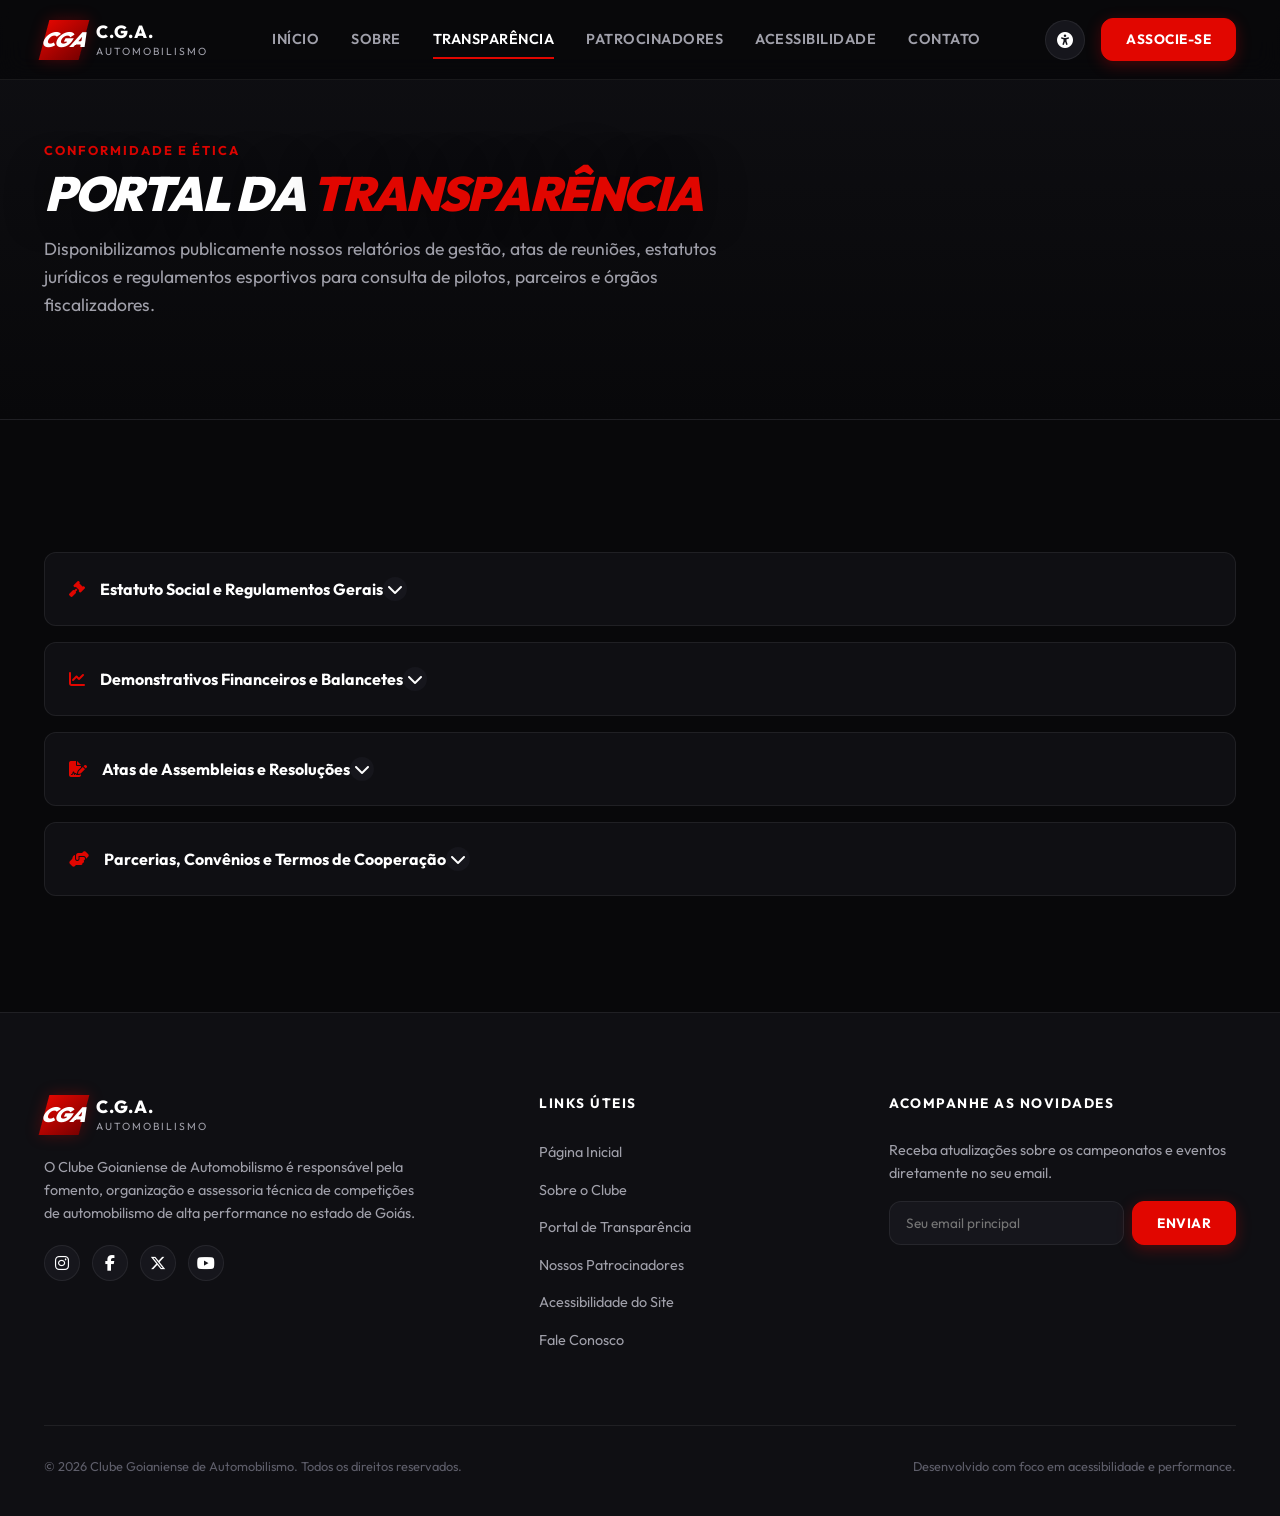
<file: transparencia.html>
<!DOCTYPE html>
<html lang="pt-BR">
<head>
    <meta charset="UTF-8">
    <meta name="viewport" content="width=device-width, initial-scale=1.0">
    
    <!-- SEO Optimization Meta Tags -->
    <title>Portal da Transparência | Clube Goianiense de Automobilismo</title>
    <meta name="description" content="Consulte os documentos oficiais, regulamentos, atas de assembleias e demonstrações financeiras do Clube Goianiense de Automobilismo.">
    <meta name="keywords" content="automobilismo, goiania, competições, corridas, kart, marcas e pilotos, automobilismo goiano, cga, clube goianiense">
    <meta name="robots" content="index, follow">
    <link rel="canonical" href="https://cgautomobilismo.com.br/transparencia.html">
    
    <!-- Open Graph Tags (Social Media Integration) -->
    <meta property="og:type" content="website">
    <meta property="og:title" content="Portal da Transparência | CGA">
    <meta property="og:description" content="Organização oficial de eventos automobilísticos e competições em Goiás.">
    <meta property="og:url" content="https://cgautomobilismo.com.br/transparencia.html">
    <meta property="og:site_name" content="Clube Goianiense de Automobilismo">
    
    <!-- Stylesheets -->
    <link rel="stylesheet" href="assets/css/style.css">
    
    <!-- Font Awesome (for modern icons) -->
    <link rel="stylesheet" href="https://cdnjs.cloudflare.com/ajax/libs/font-awesome/6.4.0/css/all.min.css">
</head>
<body>
    <!-- Accessibility Skip Link -->
    <a href="#main-content" class="skip-link">Pular para o conteúdo principal</a>

    <!-- Top Site Header -->
    <header class="site-header" id="site-header">
        <div class="container nav-container">
            <!-- Brand Logo -->
            <a href="index.html" class="logo" id="logo-cga" aria-label="Clube Goianiense de Automobilismo - Página Inicial">
                <div class="logo-icon">CGA</div>
                <div class="logo-text">
                    C.G.A.
                    <span>Automobilismo</span>
                </div>
            </a>

            <!-- Main Menu Navigation -->
            <nav class="main-nav" id="main-nav" aria-label="Menu principal">
                <a href="index.html" class="nav-link" id="nav-home">Início</a>
                <a href="sobre.html" class="nav-link" id="nav-sobre">Sobre</a>
                <a href="transparencia.html" class="nav-link active" id="nav-transparencia">Transparência</a>
                <a href="patrocinadores.html" class="nav-link" id="nav-patrocinadores">Patrocinadores</a>
                <a href="acessibilidade.html" class="nav-link" id="nav-acessibilidade">Acessibilidade</a>
                <a href="contato.html" class="nav-link" id="nav-contato">Contato</a>
            </nav>

            <!-- Header Action Items -->
            <div class="header-actions">
                <button class="access-widget-btn" id="access-widget-btn" aria-label="Abrir opções de acessibilidade" aria-haspopup="true" aria-expanded="false">
                    <i class="fa-solid fa-universal-access"></i>
                </button>
                <a href="contato.html?ref=associar" class="btn btn-primary" id="btn-header-join">Associe-se</a>
                <button class="menu-toggle" id="menu-toggle" aria-label="Abrir menu de navegação" aria-expanded="false" aria-controls="main-nav">
                    <span></span>
                    <span></span>
                    <span></span>
                </button>
            </div>
        </div>
    </header>

    <!-- Floating Accessibility Control Panel -->
    <div class="accessibility-panel" id="accessibility-panel" role="region" aria-labelledby="acc-panel-title-label">
        <h2 class="acc-panel-title" id="acc-panel-title-label">Acessibilidade</h2>
        
        <!-- Contrast Options -->
        <div class="acc-panel-option">
            <span class="acc-panel-label">Contraste da Tela</span>
            <div class="acc-btn-group">
                <button class="acc-panel-btn active" id="acc-contrast-normal">Padrão</button>
                <button class="acc-panel-btn" id="acc-contrast-high">Alto Contraste</button>
            </div>
        </div>

        <!-- Font Resizing Options -->
        <div class="acc-panel-option">
            <span class="acc-panel-label">Tamanho do Texto</span>
            <div class="acc-btn-group">
                <button class="acc-panel-btn" id="acc-font-decrease" aria-label="Diminuir fonte">A-</button>
                <button class="acc-panel-btn active" id="acc-font-normal" aria-label="Fonte padrão">Normal</button>
                <button class="acc-panel-btn" id="acc-font-increase" aria-label="Aumentar fonte">A+</button>
            </div>
        </div>

        <!-- Dyslexia Font Options -->
        <div class="acc-panel-option">
            <span class="acc-panel-label">Legibilidade de Texto</span>
            <div class="acc-btn-group">
                <button class="acc-panel-btn active" id="acc-font-std">Padrão</button>
                <button class="acc-panel-btn" id="acc-font-dyslexic">Dislexia</button>
            </div>
        </div>
        
        <a href="acessibilidade.html" style="display:block; text-align:center; font-size:0.75rem; color:var(--accent); font-weight:700; margin-top:8px;">Mais detalhes de Acessibilidade</a>
    </div>

    <!-- Main Content Container Wrapper -->
    <main id="main-content">

        <!-- Header Banner -->
        <section class="section-padding" style="padding-top: calc(var(--header-height) + 60px); background: linear-gradient(180deg, var(--bg-secondary) 0%, var(--bg-primary) 100%); border-bottom: 1px solid var(--border-color);" aria-label="Introdução do Portal">
            <div class="container">
                <span class="section-subtitle">Conformidade e Ética</span>
                <h1 class="hero-title font-italic-bold" style="font-size: 3rem; margin-bottom: 16px;">
                    Portal da <span class="text-accent">Transparência</span>
                </h1>
                <p style="color: var(--text-secondary); max-width: 700px; font-size: 1.1rem;">
                    Disponibilizamos publicamente nossos relatórios de gestão, atas de reuniões, estatutos jurídicos e regulamentos esportivos para consulta de pilotos, parceiros e órgãos fiscalizadores.
                </p>
            </div>
        </section>

        <!-- Accordion Section -->
        <section class="section-padding" aria-label="Documentos Oficiais">
            <div class="container">
                <div class="transparency-accordion">
                    
                    <!-- Accordion 1: Estatuto e Regulamentos -->
                    <div class="accordion-item">
                        <button class="accordion-header" id="acc-header-estatuto" aria-expanded="false" aria-controls="acc-content-estatuto">
                            <span><i class="fa-solid fa-gavel text-accent" style="margin-right: 12px;"></i> Estatuto Social e Regulamentos Gerais</span>
                            <div class="accordion-icon"><i class="fa-solid fa-chevron-down"></i></div>
                        </button>
                        <div class="accordion-content" id="acc-content-estatuto" role="region" aria-labelledby="acc-header-estatuto">
                            <div class="accordion-content-inner">
                                <p style="margin-bottom: 16px;">O Estatuto Social rege todas as diretrizes administrativas, direitos e deveres dos associados e a estrutura organizacional da nossa federação de automobilismo.</p>
                                <ul class="transparency-doc-list">
                                    <li class="transparency-doc-item">
                                        <a href="javascript:void(0);" class="transparency-doc-link" id="doc-estatuto-2026"><i class="fa-solid fa-file-pdf"></i> Estatuto Social da CGA - Atualizado 2026</a>
                                        <span class="transparency-doc-meta">PDF (2.4 MB)</span>
                                    </li>
                                    <li class="transparency-doc-item">
                                        <a href="javascript:void(0);" class="transparency-doc-link" id="doc-reg-esportivo-2026"><i class="fa-solid fa-file-pdf"></i> Regulamento Desportivo Geral - Temporada 2026</a>
                                        <span class="transparency-doc-meta">PDF (1.8 MB)</span>
                                    </li>
                                    <li class="transparency-doc-item">
                                        <a href="javascript:void(0);" class="transparency-doc-link" id="doc-reg-tecnico-kart-2026"><i class="fa-solid fa-file-pdf"></i> Regulamento Técnico de Karting - Versão 1.2</a>
                                        <span class="transparency-doc-meta">PDF (950 KB)</span>
                                    </li>
                                </ul>
                            </div>
                        </div>
                    </div>

                    <!-- Accordion 2: Demonstrativos Financeiros -->
                    <div class="accordion-item">
                        <button class="accordion-header" id="acc-header-financeiro" aria-expanded="false" aria-controls="acc-content-financeiro">
                            <span><i class="fa-solid fa-chart-line text-accent" style="margin-right: 12px;"></i> Demonstrativos Financeiros e Balancetes</span>
                            <div class="accordion-icon"><i class="fa-solid fa-chevron-down"></i></div>
                        </button>
                        <div class="accordion-content" id="acc-content-financeiro" role="region" aria-labelledby="acc-header-financeiro">
                            <div class="accordion-content-inner">
                                <p style="margin-bottom: 16px;">Apresentamos os balanços patrimoniais e relatórios contábeis anuais, auditados e homologados pelo conselho fiscal.</p>
                                <ul class="transparency-doc-list">
                                    <li class="transparency-doc-item">
                                        <a href="javascript:void(0);" class="transparency-doc-link" id="doc-balanco-2025"><i class="fa-solid fa-file-invoice-dollar"></i> Balanço Patrimonial CGA - Exercício 2025</a>
                                        <span class="transparency-doc-meta">PDF (1.1 MB)</span>
                                    </li>
                                    <li class="transparency-doc-item">
                                        <a href="javascript:void(0);" class="transparency-doc-link" id="doc-balancete-q1-2026"><i class="fa-solid fa-file-invoice-dollar"></i> Balancete Financeiro Simplificado - 1º Trimestre 2026</a>
                                        <span class="transparency-doc-meta">PDF (780 KB)</span>
                                    </li>
                                </ul>
                            </div>
                        </div>
                    </div>

                    <!-- Accordion 3: Atas de Assembleia -->
                    <div class="accordion-item">
                        <button class="accordion-header" id="acc-header-atas" aria-expanded="false" aria-controls="acc-content-atas">
                            <span><i class="fa-solid fa-file-signature text-accent" style="margin-right: 12px;"></i> Atas de Assembleias e Resoluções</span>
                            <div class="accordion-icon"><i class="fa-solid fa-chevron-down"></i></div>
                        </button>
                        <div class="accordion-content" id="acc-content-atas" role="region" aria-labelledby="acc-header-atas">
                            <div class="accordion-content-inner">
                                <p style="margin-bottom: 16px;">Atas das assembleias gerais ordinárias e extraordinárias convocadas pela mesa diretora.</p>
                                <ul class="transparency-doc-list">
                                    <li class="transparency-doc-item">
                                        <a href="javascript:void(0);" class="transparency-doc-link" id="doc-ata-jan-2026"><i class="fa-solid fa-file-lines"></i> Ata de Assembleia Geral Extraordinária - Janeiro 2026</a>
                                        <span class="transparency-doc-meta">PDF (450 KB)</span>
                                    </li>
                                    <li class="transparency-doc-item">
                                        <a href="javascript:void(0);" class="transparency-doc-link" id="doc-ata-eleicao-2025"><i class="fa-solid fa-file-lines"></i> Ata de Eleição e Posse da Diretoria Executiva (Gestão 2025-2028)</a>
                                        <span class="transparency-doc-meta">PDF (620 KB)</span>
                                    </li>
                                </ul>
                            </div>
                        </div>
                    </div>

                    <!-- Accordion 4: Parcerias e Convênios -->
                    <div class="accordion-item">
                        <button class="accordion-header" id="acc-header-parcerias" aria-expanded="false" aria-controls="acc-content-parcerias">
                            <span><i class="fa-solid fa-handshake-angle text-accent" style="margin-right: 12px;"></i> Parcerias, Convênios e Termos de Cooperação</span>
                            <div class="accordion-icon"><i class="fa-solid fa-chevron-down"></i></div>
                        </button>
                        <div class="accordion-content" id="acc-content-parcerias" role="region" aria-labelledby="acc-header-parcerias">
                            <div class="accordion-content-inner">
                                <p style="margin-bottom: 16px;">Convênios vigentes com prefeituras, órgãos estaduais de esporte e concessionárias de pista.</p>
                                <ul class="transparency-doc-list">
                                    <li class="transparency-doc-item">
                                        <a href="javascript:void(0);" class="transparency-doc-link" id="doc-termo-seel"><i class="fa-solid fa-circle-check"></i> Termo de Cooperação Técnica - SEEL / CGA</a>
                                        <span class="transparency-doc-meta">PDF (1.5 MB)</span>
                                    </li>
                                    <li class="transparency-doc-item">
                                        <a href="javascript:void(0);" class="transparency-doc-link" id="doc-convenio-autodromo"><i class="fa-solid fa-circle-check"></i> Acordo de Utilização do Autódromo de Goiânia</a>
                                        <span class="transparency-doc-meta">PDF (900 KB)</span>
                                    </li>
                                </ul>
                            </div>
                        </div>
                    </div>

                </div>
            </div>
        </section>

    </main> <!-- Closing main content container -->

    <!-- Site Footer Section -->
    <footer class="site-footer" id="site-footer">
        <div class="container">
            <div class="footer-top">
                <!-- Column 1: Brand & Bio -->
                <div class="footer-brand">
                    <a href="index.html" class="logo" id="footer-logo" aria-label="CGA Home">
                        <div class="logo-icon">CGA</div>
                        <div class="logo-text">
                            C.G.A.
                            <span>Automobilismo</span>
                        </div>
                    </a>
                    <p class="footer-brand-desc">
                        O Clube Goianiense de Automobilismo é responsável pela fomento, organização e assessoria técnica de competições de automobilismo de alta performance no estado de Goiás.
                    </p>
                    <div class="footer-socials">
                        <a href="https://instagram.com" class="social-icon" aria-label="Instagram da CGA" target="_blank" rel="noopener"><i class="fa-brands fa-instagram"></i></a>
                        <a href="https://facebook.com" class="social-icon" aria-label="Facebook da CGA" target="_blank" rel="noopener"><i class="fa-brands fa-facebook-f"></i></a>
                        <a href="https://twitter.com" class="social-icon" aria-label="Twitter da CGA" target="_blank" rel="noopener"><i class="fa-brands fa-x-twitter"></i></a>
                        <a href="https://youtube.com" class="social-icon" aria-label="YouTube da CGA" target="_blank" rel="noopener"><i class="fa-brands fa-youtube"></i></a>
                    </div>
                </div>

                <!-- Column 2: Quick Navigation -->
                <div class="footer-links">
                    <h3 class="footer-links-title">Links Úteis</h3>
                    <ul class="footer-links-list">
                        <li><a href="index.html" id="footer-link-home">Página Inicial</a></li>
                        <li><a href="sobre.html" id="footer-link-sobre">Sobre o Clube</a></li>
                        <li><a href="transparencia.html" id="footer-link-transparencia">Portal de Transparência</a></li>
                        <li><a href="patrocinadores.html" id="footer-link-patrocinadores">Nossos Patrocinadores</a></li>
                        <li><a href="acessibilidade.html" id="footer-link-acessibilidade">Acessibilidade do Site</a></li>
                        <li><a href="contato.html" id="footer-link-contato">Fale Conosco</a></li>
                    </ul>
                </div>

                <!-- Column 3: Newsletter / Subscription -->
                <div class="footer-newsletter">
                    <h3 class="footer-links-title">Acompanhe as Novidades</h3>
                    <p style="font-size: 0.9rem; color: var(--text-secondary);">Receba atualizações sobre os campeonatos e eventos diretamente no seu email.</p>
                    <form class="newsletter-form" id="newsletter-form" action="javascript:void(0);">
                        <input type="email" placeholder="Seu email principal" class="newsletter-input" id="newsletter-email" required aria-label="Seu email principal">
                        <button type="submit" class="btn btn-primary" id="btn-newsletter-submit">Enviar</button>
                    </form>
                </div>
            </div>

            <!-- Footer Bottom Copy -->
            <div class="footer-bottom">
                <p>&copy; 2026 Clube Goianiense de Automobilismo. Todos os direitos reservados.</p>
                <p>Desenvolvido com foco em acessibilidade e performance.</p>
            </div>
        </div>
    </footer>

    <!-- Main JavaScript file -->
    <script src="assets/js/main.js"></script>
</body>
</html>
</file>
<file: assets/css/style.css>
@import url('https://fonts.googleapis.com/css2?family=Outfit:wght@300;400;500;600;700;800;900&display=swap');

:root {
    /* Color Palette */
    --bg-primary: #08080a;
    --bg-secondary: #0f0f13;
    --bg-tertiary: #16161c;
    --accent: #e10600;
    --accent-hover: #ff1e27;
    --accent-glow: rgba(225, 6, 0, 0.3);
    --accent-glow-subtle: rgba(225, 6, 0, 0.08);
    --text-primary: #ffffff;
    --text-secondary: #a0a0aa;
    --text-muted: #5e5e6a;
    --border-color: rgba(255, 255, 255, 0.07);
    --border-hover: rgba(225, 6, 0, 0.3);
    
    /* Layout & Styling */
    --font-primary: 'Outfit', -apple-system, BlinkMacSystemFont, "Segoe UI", Roboto, sans-serif;
    --font-scale: 1;
    --transition-fast: 0.2s ease;
    --transition-normal: 0.3s cubic-bezier(0.4, 0, 0.2, 1);
    --border-radius: 12px;
    --container-width: 1240px;
    --header-height: 80px;
}

/* Accessibility Variables Overwrite */
body.high-contrast {
    --bg-primary: #000000;
    --bg-secondary: #0d0d0d;
    --bg-tertiary: #1a1a1a;
    --accent: #ff0000;
    --accent-hover: #ff3333;
    --accent-glow: rgba(255, 255, 255, 0.8);
    --text-primary: #ffffff;
    --text-secondary: #ffffff;
    --text-muted: #cccccc;
    --border-color: #ffffff;
    --border-hover: #ff0000;
}

body.dyslexic-friendly {
    font-family: 'OpenDyslexic', sans-serif !important;
}

/* Base Reset */
*, *::before, *::after {
    box-sizing: border-box;
    margin: 0;
    padding: 0;
}

html {
    scroll-behavior: smooth;
    font-size: calc(16px * var(--font-scale));
}

body {
    background-color: var(--bg-primary);
    color: var(--text-primary);
    font-family: var(--font-primary);
    line-height: 1.6;
    overflow-x: hidden;
    -webkit-font-smoothing: antialiased;
}

a {
    color: inherit;
    text-decoration: none;
    transition: var(--transition-fast);
}

img {
    max-width: 100%;
    height: auto;
    display: block;
}

button, input, textarea, select {
    font-family: inherit;
    font-size: inherit;
    background: none;
    border: none;
    color: inherit;
}

/* Focus styles for keyboard navigation */
*:focus-visible {
    outline: 2px solid var(--accent);
    outline-offset: 4px;
}

/* Skip Link */
.skip-link {
    position: absolute;
    top: -100px;
    left: 20px;
    background: var(--accent);
    color: #fff;
    padding: 10px 20px;
    z-index: 9999;
    border-radius: 4px;
    font-weight: 600;
    transition: top 0.2s ease;
}
.skip-link:focus {
    top: 20px;
}

/* Helper Layout Classes */
.container {
    width: 100%;
    max-width: var(--container-width);
    margin: 0 auto;
    padding: 0 24px;
}

.section-padding {
    padding: 100px 0;
}

.text-accent {
    color: var(--accent);
}

.text-center {
    text-align: center;
}

.font-italic-bold {
    font-weight: 900;
    font-style: italic;
    text-transform: uppercase;
    letter-spacing: -0.03em;
}

/* Header & Nav */
.site-header {
    height: var(--header-height);
    background-color: rgba(8, 8, 10, 0.85);
    backdrop-filter: blur(12px);
    border-bottom: 1px solid var(--border-color);
    position: fixed;
    top: 0;
    left: 0;
    width: 100%;
    z-index: 1000;
    display: flex;
    align-items: center;
    transition: background-color var(--transition-normal);
}

.site-header.scrolled {
    background-color: rgba(5, 5, 7, 0.95);
    height: 70px;
}

.nav-container {
    display: flex;
    align-items: center;
    justify-content: space-between;
    width: 100%;
}

.logo {
    display: flex;
    align-items: center;
    gap: 12px;
}

.logo-icon {
    width: 40px;
    height: 40px;
    background: linear-gradient(135deg, var(--accent), #7a0000);
    position: relative;
    transform: skewX(-15deg);
    display: flex;
    align-items: center;
    justify-content: center;
    font-weight: 900;
    font-style: italic;
    color: #fff;
    font-size: 1.3rem;
    box-shadow: 0 0 15px var(--accent-glow);
}

.logo-text {
    font-size: 1.1rem;
    font-weight: 800;
    text-transform: uppercase;
    letter-spacing: 1px;
}

.logo-text span {
    display: block;
    font-size: 0.65rem;
    color: var(--text-secondary);
    font-weight: 400;
    letter-spacing: 2px;
    margin-top: -2px;
}

.main-nav {
    display: flex;
    align-items: center;
    gap: 32px;
}

.nav-link {
    font-size: 0.9rem;
    font-weight: 600;
    text-transform: uppercase;
    color: var(--text-secondary);
    letter-spacing: 0.5px;
    position: relative;
    padding: 8px 0;
}

.nav-link::after {
    content: '';
    position: absolute;
    bottom: 0;
    left: 0;
    width: 0;
    height: 2px;
    background-color: var(--accent);
    transition: var(--transition-fast);
}

.nav-link:hover, .nav-link.active {
    color: var(--text-primary);
}

.nav-link:hover::after, .nav-link.active::after {
    width: 100%;
}

.header-actions {
    display: flex;
    align-items: center;
    gap: 16px;
}

.btn {
    display: inline-flex;
    align-items: center;
    justify-content: center;
    padding: 10px 24px;
    border-radius: var(--border-radius);
    font-size: 0.85rem;
    font-weight: 700;
    text-transform: uppercase;
    letter-spacing: 0.5px;
    cursor: pointer;
    transition: var(--transition-normal);
}

.btn-primary {
    background-color: var(--accent);
    color: #ffffff;
    box-shadow: 0 4px 15px var(--accent-glow);
    border: 1px solid var(--accent);
}

.btn-primary:hover {
    background-color: var(--accent-hover);
    transform: translateY(-2px);
    box-shadow: 0 6px 20px var(--accent-glow);
}

.btn-secondary {
    background-color: transparent;
    border: 1px solid var(--border-color);
    color: var(--text-primary);
}

.btn-secondary:hover {
    border-color: var(--accent);
    background-color: rgba(225, 6, 0, 0.05);
    color: var(--accent);
}

.menu-toggle {
    display: none;
    flex-direction: column;
    gap: 6px;
    cursor: pointer;
    z-index: 1100;
}

.menu-toggle span {
    display: block;
    width: 28px;
    height: 3px;
    background-color: var(--text-primary);
    transition: var(--transition-normal);
}

/* Accessibility Widget Panel Button */
.access-widget-btn {
    background: var(--bg-tertiary);
    border: 1px solid var(--border-color);
    width: 40px;
    height: 40px;
    border-radius: 50%;
    display: flex;
    align-items: center;
    justify-content: center;
    cursor: pointer;
    color: var(--text-primary);
    transition: var(--transition-fast);
}

.access-widget-btn:hover {
    border-color: var(--accent);
    background: var(--accent-glow-subtle);
}

/* Accessibility Control Panel */
.accessibility-panel {
    position: fixed;
    top: calc(var(--header-height) + 10px);
    right: 24px;
    width: 320px;
    background-color: var(--bg-secondary);
    border: 1px solid var(--accent);
    border-radius: var(--border-radius);
    padding: 24px;
    box-shadow: 0 10px 40px rgba(0, 0, 0, 0.8), 0 0 15px var(--accent-glow);
    z-index: 999;
    transform: translateY(-20px);
    opacity: 0;
    pointer-events: none;
    transition: opacity var(--transition-normal), transform var(--transition-normal);
}

.accessibility-panel.open {
    opacity: 1;
    transform: translateY(0);
    pointer-events: all;
}

.acc-panel-title {
    font-size: 1.1rem;
    font-weight: 800;
    margin-bottom: 16px;
    border-bottom: 1px solid var(--border-color);
    padding-bottom: 8px;
    text-transform: uppercase;
}

.acc-panel-option {
    margin-bottom: 16px;
}

.acc-panel-label {
    display: block;
    font-size: 0.85rem;
    font-weight: 600;
    color: var(--text-secondary);
    margin-bottom: 8px;
}

.acc-btn-group {
    display: flex;
    gap: 8px;
}

.acc-panel-btn {
    flex: 1;
    background: var(--bg-tertiary);
    border: 1px solid var(--border-color);
    padding: 8px;
    border-radius: 6px;
    font-size: 0.8rem;
    font-weight: 600;
    text-align: center;
    cursor: pointer;
    transition: var(--transition-fast);
}

.acc-panel-btn:hover, .acc-panel-btn.active {
    border-color: var(--accent);
    background-color: var(--accent-glow-subtle);
}

.hero-section {
    position: relative;
    min-height: 100vh;
    display: flex;
    align-items: center;
    padding-top: var(--header-height);
    /* background: radial-gradient(circle at 80% 20%, rgba(225, 6, 0, 0.12) 0%, rgba(8, 8, 10, 0.4) 50%, rgba(8, 8, 10, 1) 100%),
                linear-gradient(180deg, rgba(8,8,10,0.6) 0%, rgba(8,8,10,1) 100%); */
    overflow: hidden;
}

.smoke-divider {
    position: absolute;
    bottom: -5px;
    left: 0;
    width: 100%;
    height: 80px;
    overflow: hidden;
    line-height: 0;
    z-index: 5;
    pointer-events: none;
}

.smoke-divider svg {
    position: relative;
    display: block;
    width: 100%;
    height: 100%;
    filter: blur(12px);
    transform: scale(1.05); /* previene bordes blancos por el blur */
}







.hero-tech-grid {
    position: absolute;
    inset: 0;
    background-image: linear-gradient(rgba(255, 255, 255, 0.015) 1px, transparent 1px),
                      linear-gradient(90deg, rgba(255, 255, 255, 0.015) 1px, transparent 1px);
    background-size: 60px 60px;
    background-position: center;
    pointer-events: none;
    z-index: -1;
    opacity: 0.8;
}

.hero-bg-overlay {
    position: absolute;
    top: 0;
    left: 0;
    width: 100%;
    height: 100%;
    z-index: -2;
    overflow: hidden;
}

.hero-video-bg {
    width: 100%;
    height: 100%;
    object-fit: cover;
    opacity: 0.18;
    background-color: var(--bg-primary);
}

.hero-grid {
    display: grid;
    grid-template-columns: 1.1fr 0.9fr;
    gap: 60px;
    align-items: center;
    position: relative;
    z-index: 2;
}

.hero-badge {
    display: inline-flex;
    align-items: center;
    gap: 8px;
    background: linear-gradient(90deg, rgba(225, 6, 0, 0.15) 0%, rgba(225, 6, 0, 0.05) 100%);
    border: 1px solid rgba(225, 6, 0, 0.4);
    color: #ff3333;
    font-weight: 700;
    font-size: 0.75rem;
    text-transform: uppercase;
    padding: 6px 16px;
    border-radius: 50px;
    letter-spacing: 1.5px;
    margin-bottom: 24px;
    box-shadow: 0 0 15px rgba(225, 6, 0, 0.15);
}

.hero-title {
    font-size: clamp(2.5rem, 4.5vw, 4rem);
    line-height: 1.05;
    margin-bottom: 24px;
    text-shadow: 0 0 40px rgba(0,0,0,0.5);
}

.hero-title .text-accent {
    position: relative;
    display: inline-block;
}

.hero-title .text-accent::after {
    content: '';
    position: absolute;
    bottom: 8px;
    left: 0;
    width: 100%;
    height: 6px;
    background-color: rgba(225, 6, 0, 0.2);
    z-index: -1;
    transform: skewX(-15deg);
}

.hero-desc {
    font-size: 1.05rem;
    color: var(--text-secondary);
    max-width: 580px;
    margin-bottom: 40px;
    line-height: 1.7;
}

.hero-btns {
    display: flex;
    gap: 16px;
}

/* Hero Bento Grid */
.hero-bento-grid {
    display: grid;
    grid-template-columns: repeat(2, 1fr);
    grid-template-rows: auto auto;
    gap: 16px;
    width: 100%;
    max-width: 540px;
    margin-left: auto;
}

.bento-card {
    background: rgba(15, 15, 19, 0.55);
    backdrop-filter: blur(16px) saturate(180%);
    -webkit-backdrop-filter: blur(16px) saturate(180%);
    border: 1px solid rgba(255, 255, 255, 0.05);
    border-radius: 14px;
    padding: 24px;
    display: flex;
    flex-direction: column;
    justify-content: space-between;
    transition: var(--transition-normal);
    position: relative;
    overflow: hidden;
}

.bento-card:hover {
    border-color: rgba(225, 6, 0, 0.35);
    transform: translateY(-4px);
    box-shadow: 0 15px 30px rgba(0, 0, 0, 0.5), 
                0 0 15px rgba(225, 6, 0, 0.08);
}

.bento-card-large {
    grid-column: span 2;
}

.bento-card-title {
    font-size: 0.75rem;
    font-weight: 800;
    text-transform: uppercase;
    color: var(--text-muted);
    letter-spacing: 1.5px;
    margin-bottom: 16px;
    display: flex;
    align-items: center;
    gap: 8px;
}

.bento-card-title i {
    color: var(--accent);
}

/* Category Tags styling */
.bento-categories {
    display: flex;
    flex-wrap: wrap;
    gap: 8px;
}

.bento-tag {
    background: rgba(8, 8, 10, 0.6);
    border: 1px solid rgba(255, 255, 255, 0.05);
    padding: 8px 14px;
    border-radius: 8px;
    font-size: 0.75rem;
    font-weight: 700;
    color: var(--text-secondary);
    transition: var(--transition-fast);
}

.bento-tag:hover {
    color: #fff;
    border-color: var(--accent);
    background: rgba(225, 6, 0, 0.1);
    box-shadow: 0 0 12px rgba(225, 6, 0, 0.2);
}

/* Lap Record styling */
.bento-record-value {
    font-size: 1.8rem;
    font-weight: 900;
    color: #fff;
    line-height: 1.1;
    font-style: italic;
    font-variant-numeric: tabular-nums;
}

.bento-record-label {
    font-size: 0.65rem;
    font-weight: 700;
    color: var(--text-secondary);
    margin-top: 8px;
}

.bento-wave {
    position: absolute;
    bottom: 0;
    left: 0;
    width: 100%;
    height: 35px;
    opacity: 0.15;
    background-image: repeating-linear-gradient(90deg, var(--accent) 0px, var(--accent) 2px, transparent 2px, transparent 15px);
    transition: var(--transition-normal);
}

.bento-card:hover .bento-wave {
    opacity: 0.3;
    animation: marqueeSpeed 0.8s linear infinite;
}

@keyframes marqueeSpeed {
    from { background-position-x: 0px; }
    to { background-position-x: -30px; }
}

/* Affiliation card styling */
.bento-filiacao-inner {
    display: flex;
    flex-direction: column;
    align-items: flex-start;
}

.bento-card-carbon {
    background-image: radial-gradient(rgba(255, 255, 255, 0.02) 1px, transparent 0),
                      radial-gradient(rgba(255, 255, 255, 0.02) 1px, transparent 0);
    background-size: 8px 8px;
    background-position: 0 0, 4px 4px;
    background-color: #0c0c0f;
}

.bento-pass-badge {
    display: inline-flex;
    align-items: center;
    gap: 6px;
    background: linear-gradient(135deg, #ffd700, #b8860b);
    color: #000;
    font-weight: 900;
    font-size: 0.6rem;
    padding: 3px 8px;
    border-radius: 4px;
    text-transform: uppercase;
    margin-bottom: 8px;
}

.bento-pass-text {
    font-size: 1.1rem;
    font-weight: 800;
    text-transform: uppercase;
    font-style: italic;
    color: #fff;
}

.bento-pass-desc {
    font-size: 0.65rem;
    color: var(--text-muted);
    margin-top: 4px;
}

/* Bento Card Neon LED border trace */
.bento-neon-border {
    position: relative;
    overflow: hidden;
    z-index: 1;
    background-color: transparent !important;
    border-color: transparent !important;
}

.bento-neon-border::before {
    content: '';
    position: absolute;
    top: -50%;
    left: -50%;
    width: 200%;
    height: 200%;
    background: conic-gradient(
        from 0deg,
        transparent 30%,
        var(--accent) 40%,
        var(--accent-hover) 50%,
        var(--accent) 60%,
        transparent 70%
    );
    animation: rotateNeon 6s linear infinite;
    z-index: -2;
}

.bento-neon-border::after {
    content: '';
    position: absolute;
    inset: 1.5px;
    background: var(--bg-secondary);
    border-radius: inherit;
    z-index: -1;
    transition: background var(--transition-fast);
}

.bento-card-carbon.bento-neon-border::after {
    background-image: radial-gradient(rgba(255, 255, 255, 0.02) 1px, transparent 0),
                      radial-gradient(rgba(255, 255, 255, 0.02) 1px, transparent 0);
    background-size: 8px 8px;
    background-position: 0 0, 4px 4px;
    background-color: #0c0c0f;
}

.bento-neon-border:hover::after {
    background-color: var(--bg-tertiary);
}

@keyframes rotateNeon {
    from {
        transform: rotate(0deg);
    }
    to {
        transform: rotate(360deg);
    }
}





/* Page Section Headers */
.section-header {
    display: flex;
    justify-content: space-between;
    align-items: flex-end;
    margin-bottom: 48px;
}

.section-subtitle {
    font-size: 0.8rem;
    font-weight: 700;
    text-transform: uppercase;
    letter-spacing: 2px;
    color: var(--accent);
    margin-bottom: 8px;
    display: block;
}

.section-title {
    font-size: 2.2rem;
    font-weight: 900;
}

/* Grid & Cards (Redline Inspired) */
.events-grid {
    display: grid;
    grid-template-columns: 1.2fr 0.8fr;
    gap: 32px;
}

.card-glowing {
    background-color: var(--bg-secondary);
    border: 1px solid var(--border-color);
    border-radius: var(--border-radius);
    padding: 32px;
    position: relative;
    overflow: hidden;
    transition: var(--transition-normal);
}

.card-glowing::before {
    content: '';
    position: absolute;
    top: 0;
    left: 0;
    width: 100%;
    height: 3px;
    background: linear-gradient(90deg, var(--accent), transparent);
    opacity: 0;
    transition: var(--transition-normal);
}

.card-glowing:hover {
    border-color: var(--border-hover);
    box-shadow: 0 10px 30px rgba(0, 0, 0, 0.4), 0 0 20px var(--accent-glow-subtle);
    transform: translateY(-4px);
}

.card-glowing:hover::before {
    opacity: 1;
}

.event-live-indicator {
    display: flex;
    align-items: center;
    gap: 8px;
    color: var(--accent);
    font-weight: 700;
    font-size: 0.75rem;
    text-transform: uppercase;
    margin-bottom: 24px;
}

.event-live-indicator span.pulse-dot {
    width: 8px;
    height: 8px;
    border-radius: 50%;
    background-color: var(--accent);
    box-shadow: 0 0 8px var(--accent);
    animation: pulse 1.5s infinite;
}

@keyframes pulse {
    0% { transform: scale(0.95); box-shadow: 0 0 0 0 rgba(225, 6, 0, 0.7); }
    70% { transform: scale(1); box-shadow: 0 0 0 6px rgba(225, 6, 0, 0); }
    100% { transform: scale(0.95); box-shadow: 0 0 0 0 rgba(225, 6, 0, 0); }
}

.event-title {
    font-size: 1.8rem;
    line-height: 1.2;
    margin-bottom: 16px;
}

.event-meta {
    display: flex;
    gap: 24px;
    margin-bottom: 24px;
    font-size: 0.85rem;
    color: var(--text-secondary);
}

.event-meta-item {
    display: flex;
    align-items: center;
    gap: 8px;
}

.event-map-container {
    background-color: var(--bg-tertiary);
    border: 1px solid var(--border-color);
    border-radius: 8px;
    height: 180px;
    display: flex;
    align-items: center;
    justify-content: center;
    margin-bottom: 24px;
    position: relative;
    overflow: hidden;
}

.event-map-img {
    width: 100%;
    height: 100%;
    object-fit: cover;
    opacity: 0.4;
}

.event-map-overlay {
    position: absolute;
    inset: 0;
    background: radial-gradient(circle, transparent 20%, var(--bg-tertiary) 80%);
}

.event-leaderboard {
    margin-top: 24px;
}

.leaderboard-title {
    font-size: 0.85rem;
    font-weight: 700;
    text-transform: uppercase;
    color: var(--text-secondary);
    margin-bottom: 16px;
    letter-spacing: 1px;
}

.leaderboard-table {
    width: 100%;
    border-collapse: collapse;
}

.leaderboard-table th, .leaderboard-table td {
    padding: 10px 0;
    text-align: left;
    font-size: 0.85rem;
    border-bottom: 1px solid var(--border-color);
}

.leaderboard-table th {
    color: var(--text-muted);
    font-weight: 600;
}

.leaderboard-table tr:last-child td {
    border-bottom: none;
}

/* Drivers / Board Section */
.roster-grid {
    display: grid;
    grid-template-columns: repeat(3, 1fr);
    gap: 24px;
}

.driver-card {
    background-color: var(--bg-secondary);
    border: 1px solid var(--border-color);
    border-radius: var(--border-radius);
    overflow: hidden;
    position: relative;
    transition: var(--transition-normal);
}

.driver-card:hover {
    border-color: var(--border-hover);
    transform: translateY(-4px);
}

.driver-img-wrapper {
    height: 300px;
    background-color: var(--bg-tertiary);
    position: relative;
}

.driver-img {
    width: 100%;
    height: 100%;
    object-fit: cover;
    object-position: center top;
}

.driver-overlay {
    position: absolute;
    bottom: 0;
    left: 0;
    width: 100%;
    height: 60%;
    background: linear-gradient(0deg, var(--bg-secondary) 0%, transparent 100%);
}

.driver-number {
    position: absolute;
    top: 20px;
    left: 20px;
    font-size: 3rem;
    font-weight: 900;
    color: rgba(255, 255, 255, 0.07);
    line-height: 1;
}

.driver-info {
    padding: 24px;
    position: relative;
    margin-top: -30px;
}

.driver-role {
    font-size: 0.75rem;
    font-weight: 700;
    text-transform: uppercase;
    color: var(--accent);
    letter-spacing: 1px;
}

.driver-name {
    font-size: 1.3rem;
    font-weight: 800;
    margin-top: 4px;
}

/* News Section */
.news-grid {
    display: grid;
    grid-template-columns: repeat(4, 1fr);
    gap: 20px;
}

.news-card {
    transition: var(--transition-normal);
}

.news-img-wrapper {
    height: 160px;
    border-radius: var(--border-radius);
    overflow: hidden;
    background-color: var(--bg-tertiary);
    margin-bottom: 16px;
    position: relative;
    border: 1px solid var(--border-color);
}

.news-img {
    width: 100%;
    height: 100%;
    object-fit: cover;
    transition: transform var(--transition-normal);
}

.news-card:hover .news-img {
    transform: scale(1.05);
}

.news-date {
    font-size: 0.75rem;
    font-weight: 600;
    color: var(--accent);
    margin-bottom: 8px;
    text-transform: uppercase;
}

.news-title {
    font-size: 0.95rem;
    font-weight: 700;
    line-height: 1.4;
    color: var(--text-primary);
}

.news-card:hover .news-title {
    color: var(--accent);
}

/* Sponsors Marquee */
.sponsors-marquee-section {
    background-color: #050507;
    padding: 60px 0;
    border-top: 1px solid var(--border-color);
    border-bottom: 1px solid var(--border-color);
}

.sponsors-marquee-container {
    display: flex;
    align-items: center;
    justify-content: space-around;
    flex-wrap: wrap;
    gap: 40px;
}

.sponsor-logo-img {
    height: 35px;
    width: auto;
    filter: brightness(0) invert(1) opacity(0.5);
    transition: filter var(--transition-fast);
}

.sponsor-logo-img:hover {
    filter: brightness(1) invert(0) opacity(1);
}

/* Footer Section */
.site-footer {
    background-color: var(--bg-secondary);
    border-top: 1px solid var(--border-color);
    padding: 80px 0 40px 0;
}

.footer-top {
    display: grid;
    grid-template-columns: 1.5fr 1fr 1fr;
    gap: 60px;
    margin-bottom: 60px;
}

.footer-brand-desc {
    color: var(--text-secondary);
    margin: 20px 0;
    font-size: 0.9rem;
    max-width: 380px;
}

.footer-socials {
    display: flex;
    gap: 12px;
}

.social-icon {
    width: 36px;
    height: 36px;
    border-radius: 50%;
    background-color: var(--bg-tertiary);
    border: 1px solid var(--border-color);
    display: flex;
    align-items: center;
    justify-content: center;
    transition: var(--transition-fast);
}

.social-icon:hover {
    border-color: var(--accent);
    background-color: var(--accent-glow-subtle);
    color: var(--accent);
    transform: translateY(-2px);
}

.footer-links-title {
    font-size: 0.85rem;
    font-weight: 700;
    text-transform: uppercase;
    letter-spacing: 1.5px;
    margin-bottom: 24px;
    color: var(--text-primary);
}

.footer-links-list {
    list-style: none;
}

.footer-links-list li {
    margin-bottom: 12px;
}

.footer-links-list a {
    font-size: 0.9rem;
    color: var(--text-secondary);
}

.footer-links-list a:hover {
    color: var(--accent);
    padding-left: 4px;
}

.newsletter-form {
    display: flex;
    gap: 8px;
    margin-top: 16px;
}

.newsletter-input {
    flex: 1;
    background-color: var(--bg-tertiary);
    border: 1px solid var(--border-color);
    padding: 12px 16px;
    border-radius: var(--border-radius);
    color: var(--text-primary);
    font-size: 0.85rem;
}

.newsletter-input:focus {
    border-color: var(--accent);
}

.footer-bottom {
    border-top: 1px solid var(--border-color);
    padding-top: 30px;
    display: flex;
    align-items: center;
    justify-content: space-between;
    font-size: 0.8rem;
    color: var(--text-muted);
}

/* Contact Page Styles */
.contact-grid {
    display: grid;
    grid-template-columns: 0.8fr 1.2fr;
    gap: 48px;
}

.contact-info-list {
    margin-top: 32px;
}

.contact-info-item {
    display: flex;
    gap: 16px;
    margin-bottom: 32px;
}

.contact-info-icon {
    width: 48px;
    height: 48px;
    background-color: var(--bg-tertiary);
    border: 1px solid var(--border-color);
    border-radius: 50%;
    display: flex;
    align-items: center;
    justify-content: center;
    color: var(--accent);
    font-size: 1.2rem;
    flex-shrink: 0;
}

.contact-info-title {
    font-size: 0.8rem;
    font-weight: 700;
    text-transform: uppercase;
    color: var(--text-muted);
}

.contact-info-value {
    font-size: 1.05rem;
    font-weight: 500;
    margin-top: 4px;
}

.contact-form {
    background-color: var(--bg-secondary);
    border: 1px solid var(--border-color);
    border-radius: var(--border-radius);
    padding: 40px;
}

.form-group {
    margin-bottom: 24px;
}

.form-row {
    display: grid;
    grid-template-columns: repeat(2, 1fr);
    gap: 20px;
}

.form-label {
    display: block;
    font-size: 0.8rem;
    font-weight: 700;
    text-transform: uppercase;
    margin-bottom: 8px;
    color: var(--text-secondary);
    letter-spacing: 0.5px;
}

.form-control {
    width: 100%;
    background-color: var(--bg-tertiary);
    border: 1px solid var(--border-color);
    padding: 14px 18px;
    border-radius: 8px;
    color: var(--text-primary);
    transition: var(--transition-fast);
}

.form-control:focus {
    border-color: var(--accent);
    box-shadow: 0 0 10px var(--accent-glow-subtle);
    outline: none;
}

textarea.form-control {
    resize: vertical;
    min-height: 150px;
}

.alert-box {
    padding: 16px;
    border-radius: 8px;
    margin-bottom: 24px;
    font-weight: 600;
    font-size: 0.9rem;
}

.alert-success {
    background-color: rgba(46, 204, 113, 0.15);
    border: 1px solid #2ecc71;
    color: #2ecc71;
}

.alert-error {
    background-color: rgba(231, 76, 60, 0.15);
    border: 1px solid #e74c3c;
    color: #e74c3c;
}

/* Accessibility Info Page */
.access-shortcuts-grid {
    display: grid;
    grid-template-columns: repeat(2, 1fr);
    gap: 24px;
    margin-top: 32px;
}

.shortcut-card {
    background-color: var(--bg-secondary);
    border: 1px solid var(--border-color);
    border-radius: var(--border-radius);
    padding: 24px;
    display: flex;
    justify-content: space-between;
    align-items: center;
}

.shortcut-action {
    font-weight: 600;
}

.shortcut-keys kbd {
    background-color: var(--bg-tertiary);
    border: 1px solid var(--border-color);
    padding: 6px 12px;
    border-radius: 4px;
    font-family: monospace;
    font-size: 0.9rem;
    box-shadow: 0 2px 0 var(--border-color);
}

/* Transparency Portal accordions */
.transparency-accordion {
    margin-top: 32px;
}

.accordion-item {
    background-color: var(--bg-secondary);
    border: 1px solid var(--border-color);
    border-radius: var(--border-radius);
    margin-bottom: 16px;
    overflow: hidden;
}

.accordion-header {
    padding: 24px;
    display: flex;
    justify-content: space-between;
    align-items: center;
    cursor: pointer;
    font-weight: 700;
    transition: var(--transition-fast);
}

.accordion-header:hover {
    background-color: var(--bg-tertiary);
}

.accordion-icon {
    width: 24px;
    height: 24px;
    border-radius: 50%;
    background-color: var(--bg-tertiary);
    display: flex;
    align-items: center;
    justify-content: center;
    transition: var(--transition-normal);
}

.accordion-item.active .accordion-icon {
    transform: rotate(180deg);
    background-color: var(--accent);
    color: #fff;
}

.accordion-content {
    max-height: 0;
    overflow: hidden;
    transition: max-height var(--transition-normal) ease-out;
}

.accordion-content-inner {
    padding: 0 24px 24px 24px;
    border-top: 1px solid var(--border-color);
    padding-top: 24px;
    color: var(--text-secondary);
}

.transparency-doc-list {
    list-style: none;
    margin-top: 16px;
}

.transparency-doc-item {
    display: flex;
    justify-content: space-between;
    align-items: center;
    padding: 12px 16px;
    background-color: var(--bg-tertiary);
    border-radius: 8px;
    margin-bottom: 8px;
    border: 1px solid var(--border-color);
}

.transparency-doc-link {
    color: var(--text-primary);
    font-weight: 600;
    display: inline-flex;
    align-items: center;
    gap: 8px;
}

.transparency-doc-link:hover {
    color: var(--accent);
}

.transparency-doc-meta {
    font-size: 0.8rem;
    color: var(--text-muted);
}

/* Sponsors Tiers Page */
.sponsor-tier-section {
    margin-bottom: 60px;
}

.sponsor-tier-title {
    font-size: 1.4rem;
    font-weight: 800;
    margin-bottom: 24px;
    display: flex;
    align-items: center;
    gap: 12px;
}

.sponsor-tier-title::after {
    content: '';
    flex: 1;
    height: 1px;
    background-color: var(--border-color);
}

.sponsor-tier-gold .sponsor-tier-title { color: #f1c40f; }
.sponsor-tier-silver .sponsor-tier-title { color: #bdc3c7; }
.sponsor-tier-bronze .sponsor-tier-title { color: #d35400; }

.sponsors-grid {
    display: grid;
    grid-template-columns: repeat(4, 1fr);
    gap: 24px;
}

.sponsor-card {
    background-color: var(--bg-secondary);
    border: 1px solid var(--border-color);
    border-radius: var(--border-radius);
    padding: 40px 20px;
    display: flex;
    flex-direction: column;
    align-items: center;
    justify-content: center;
    min-height: 180px;
    transition: var(--transition-normal);
}

.sponsor-card:hover {
    border-color: var(--border-hover);
    transform: translateY(-4px);
    box-shadow: 0 10px 30px rgba(0, 0, 0, 0.4);
}

.sponsor-card-logo {
    max-height: 50px;
    max-width: 80%;
    filter: brightness(0) invert(1);
    opacity: 0.7;
    transition: opacity var(--transition-fast), filter var(--transition-fast);
}

.sponsor-card:hover .sponsor-card-logo {
    opacity: 1;
    filter: none;
}

.sponsor-card-name {
    margin-top: 16px;
    font-weight: 700;
    font-size: 0.95rem;
    color: var(--text-secondary);
}

/* About Page Board / History */
.about-history-section {
    display: grid;
    grid-template-columns: 1fr 1fr;
    gap: 60px;
    align-items: center;
}

.about-history-img-wrapper {
    position: relative;
    border-radius: var(--border-radius);
    overflow: hidden;
    border: 1px solid var(--border-color);
    height: 450px;
}

.about-history-img-wrapper::after {
    content: '';
    position: absolute;
    inset: 0;
    background: linear-gradient(to top, rgba(8, 8, 10, 0.8), transparent);
}

.about-history-img {
    width: 100%;
    height: 100%;
    object-fit: cover;
}

.about-values-grid {
    display: grid;
    grid-template-columns: repeat(3, 1fr);
    gap: 24px;
    margin-top: 60px;
}

.value-card {
    background-color: var(--bg-secondary);
    border: 1px solid var(--border-color);
    border-radius: var(--border-radius);
    padding: 32px;
}

.value-icon {
    font-size: 2rem;
    color: var(--accent);
    margin-bottom: 20px;
}

.value-title {
    font-size: 1.25rem;
    font-weight: 800;
    margin-bottom: 12px;
}

.value-desc {
    color: var(--text-secondary);
    font-size: 0.9rem;
}

/* Responsive Styles */
@media (max-width: 1024px) {
    .hero-grid {
        grid-template-columns: 1fr;
        text-align: center;
    }
    .hero-desc {
        margin-left: auto;
        margin-right: auto;
    }
    .hero-btns {
        justify-content: center;
    }
    .hero-bento-grid {
        margin-top: 45px;
        margin-left: auto;
        margin-right: auto;
    }
    .stats-grid {
        grid-template-columns: repeat(2, 1fr);
    }
    .stat-item:nth-child(2)::after {
        display: none;
    }
    .events-grid {
        grid-template-columns: 1fr;
    }
    .roster-grid {
        grid-template-columns: repeat(2, 1fr);
    }
    .news-grid {
        grid-template-columns: repeat(2, 1fr);
    }
    .contact-grid {
        grid-template-columns: 1fr;
    }
    .about-history-section {
        grid-template-columns: 1fr;
    }
    .about-history-img-wrapper {
        height: 300px;
    }
}

@media (max-width: 768px) {
    .main-nav {
        position: fixed;
        top: var(--header-height);
        left: -100%;
        width: 100%;
        height: calc(100vh - var(--header-height));
        background-color: var(--bg-secondary);
        flex-direction: column;
        justify-content: center;
        gap: 40px;
        transition: var(--transition-normal);
        z-index: 998;
    }
    .main-nav.open {
        left: 0;
    }
    .menu-toggle {
        display: flex;
    }
    .menu-toggle.open span:nth-child(1) {
        transform: rotate(45deg) translate(6px, 6px);
    }
    .menu-toggle.open span:nth-child(2) {
        opacity: 0;
    }
    .menu-toggle.open span:nth-child(3) {
        transform: rotate(-45deg) translate(7px, -8px);
    }
    .header-actions {
        margin-right: 20px;
    }
    .sponsors-grid {
        grid-template-columns: repeat(2, 1fr);
    }
    .about-values-grid {
        grid-template-columns: 1fr;
    }
    .footer-top {
        grid-template-columns: 1fr;
        gap: 40px;
    }
    .footer-bottom {
        flex-direction: column;
        gap: 16px;
        text-align: center;
    }
}

@media (max-width: 480px) {
    .roster-grid {
        grid-template-columns: 1fr;
    }
    .news-grid {
        grid-template-columns: 1fr;
    }
    .sponsors-grid {
        grid-template-columns: 1fr;
    }
    .stats-grid {
        grid-template-columns: 1fr;
    }
    .stat-item::after {
        display: none;
    }
    .form-row {
        grid-template-columns: 1fr;
    }
}
</file>
